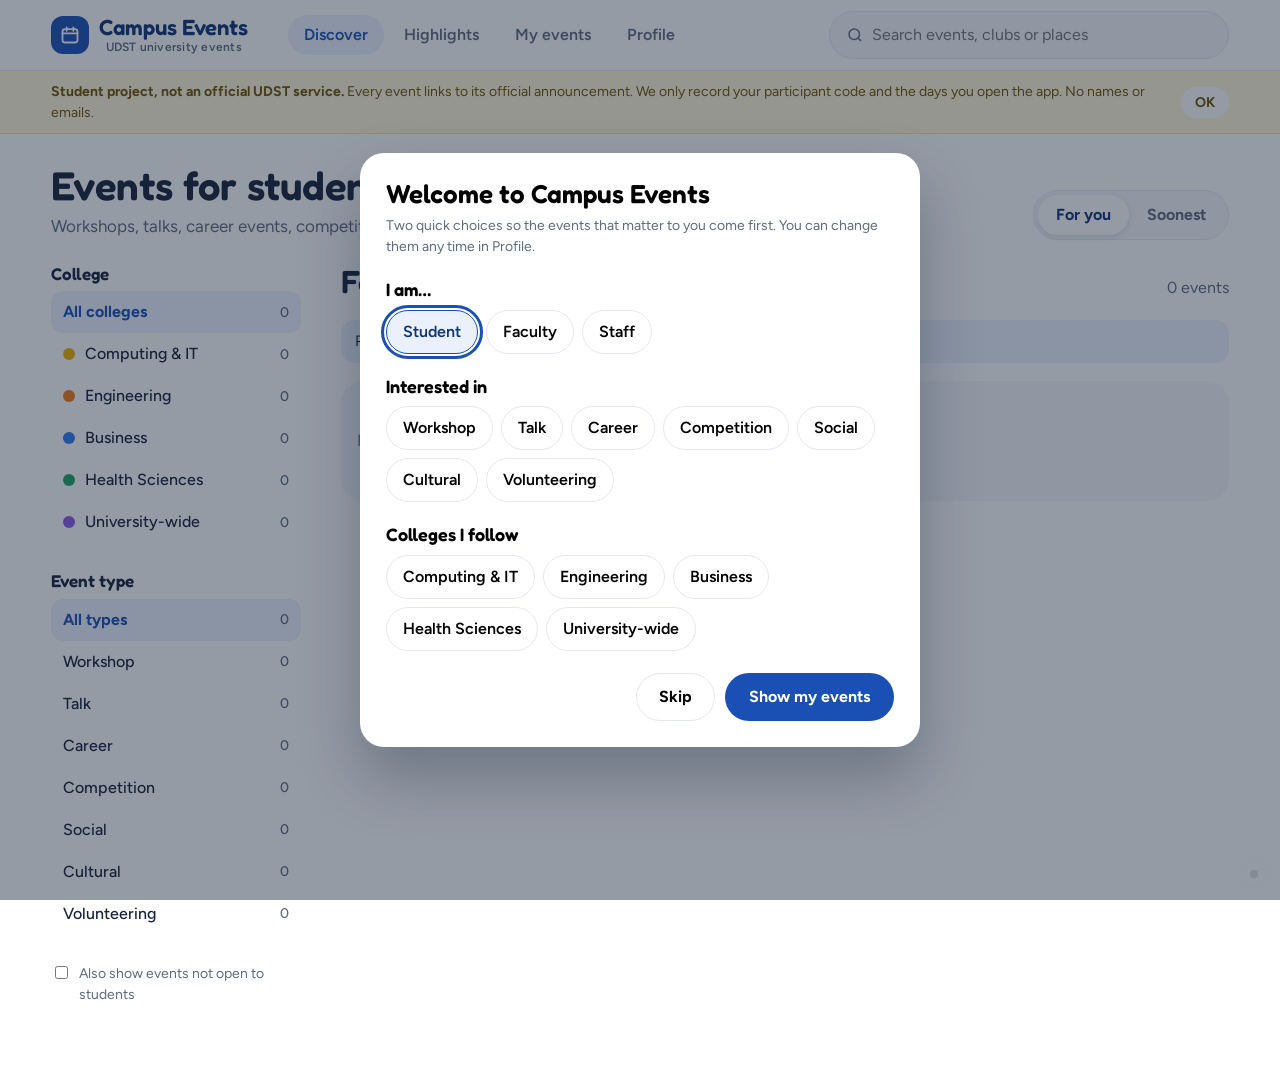
<file: index.html>
<!DOCTYPE html>
<html lang="en">
<head>
<meta charset="UTF-8">
<meta name="viewport" content="width=device-width, initial-scale=1, viewport-fit=cover">
<meta name="robots" content="noindex">
<meta name="theme-color" content="#1A4FB4">
<meta name="description" content="Upcoming UDST university events in one place: talks, workshops, career events and more.">
<title>Campus Events – UDST university events</title>
<link rel="manifest" href="manifest.webmanifest">
<link rel="icon" href="icon.svg" type="image/svg+xml">
<link rel="apple-touch-icon" href="icon-192.png">
<meta name="apple-mobile-web-app-capable" content="yes">
<meta name="apple-mobile-web-app-title" content="Campus Events">
<link rel="preconnect" href="https://fonts.googleapis.com">
<link rel="preconnect" href="https://fonts.gstatic.com" crossorigin>
<link href="https://fonts.googleapis.com/css2?family=Figtree:wght@400;500;600;700;800&family=Fredoka:wght@500;600;700&display=swap" rel="stylesheet">
<link rel="stylesheet" href="style.css">
</head>
<body>

<nav class="nav">
  <div class="in pad">
    <button class="brand" id="home" aria-label="Campus Events: Discover">
      <span class="logo" aria-hidden="true"><svg width="20" height="20" viewBox="0 0 24 24" fill="none" stroke="currentColor" stroke-width="2.2" stroke-linecap="round"><rect x="3" y="5" width="18" height="16" rx="3"/><path d="M3 10h18M8 3v4M16 3v4"/></svg></span>
      <span class="txt">Campus Events<small>UDST university events</small></span>
    </button>
    <div class="links" id="topTabs" role="tablist" aria-label="Sections"></div>
    <label class="navsearch">
      <svg width="18" height="18" viewBox="0 0 24 24" fill="none" stroke="currentColor" stroke-width="2" aria-hidden="true"><circle cx="11" cy="11" r="7"/><path d="m20 20-3.5-3.5"/></svg>
      <input id="q" type="search" placeholder="Search events, clubs or places" aria-label="Search events">
    </label>
  </div>
</nav>

<div class="notice hide" id="notice" role="note">
  <div class="in pad">
    <p><b>Student project, not an official UDST service.</b> Every event links to its official announcement. We only record your participant code and the days you open the app. No names or emails.</p>
    <button id="noticeOk">OK</button>
  </div>
</div>

<main>
  <!-- DISCOVER -->
  <section id="view-discover" class="view">
    <header class="welcome pad">
      <div>
        <h1 id="welcomeTitle">Upcoming university events</h1>
        <p id="welcomeSub">Talks, workshops, career events and more from every UDST college.</p>
      </div>
      <div class="sortbar" role="group" aria-label="Order events">
        <button class="seg" data-sort="foryou" aria-pressed="true">For you</button>
        <button class="seg" data-sort="soonest" aria-pressed="false">Soonest</button>
      </div>
    </header>
    <div class="layout pad">
      <aside class="side" aria-label="Filters">
        <h3>College</h3><ul class="fl" id="colList"></ul>
        <h3>Event type</h3><ul class="fl" id="catList"></ul>
        <label class="allaud"><input type="checkbox" id="allAud"> <span id="allAudTxt">Show events for all audiences</span></label>
      </aside>
      <section>
        <div class="reshead"><h2 id="resTitle">For you</h2><span><span id="count"></span> <button class="clear hide" id="clear">Clear filters</button></span></div>
        <p class="hint hide" id="interestHint">Pick your interests in <button class="linkbtn" data-go="profile">Profile</button> to put the events you care about first.</p>
        <ul class="grid" id="grid"></ul>
      </section>
    </div>
  </section>

  <!-- HIGHLIGHTS (collages live here, away from the main list) -->
  <section id="view-highlights" class="view hide">
    <div class="hero">
      <div class="in pad">
        <div>
          <h1>This week on campus</h1>
          <p>A quick look at what's coming up across UDST this week.</p>
          <div class="legend" id="legend"></div>
        </div>
        <div class="collage" id="collage" aria-hidden="true"></div>
      </div>
    </div>
    <div class="pad section">
      <h2 class="h2">Happening in the next 7 days</h2>
      <ul class="grid" id="weekGrid"></ul>
    </div>
  </section>

  <!-- MY EVENTS -->
  <section id="view-mine" class="view hide">
    <div class="pad section">
      <h1 class="h1">My events</h1>
      <p class="subtle">Events you registered for on Campus Events, soonest first.</p>
      <ul class="grid" id="mineGrid"></ul>
    </div>
  </section>

  <!-- PROFILE -->
  <section id="view-profile" class="view hide">
    <div class="pad section narrow">
      <h1 class="h1">Profile</h1>
      <p class="subtle">Saved only on this device. It sets which events you see first.</p>
      <div id="profileForm"></div>
      <div class="about">
        <h2 class="h2">About Campus Events</h2>
        <p>Campus Events is a student project by SOFT4102 Team 03. It is <b>not an official UDST service</b>. Every event is copied from, and links to, its official announcement, so always check there for changes.</p>
        <p>Registering here counts you on Campus Events. If an organiser also asks you to register with them, the event page tells you.</p>
        <p>For the study we record only your participant code (like S07), the days you open the app and what you tap. We don't record names, emails or location. <span id="contactNote"></span></p>
      </div>
    </div>
  </section>

  <div id="detailView" class="view hide"></div>
</main>

<nav class="tabbar" id="tabbar" aria-label="Sections"></nav>

<!-- First-run setup -->
<dialog id="onboard" aria-labelledby="obTitle">
  <form method="dialog" id="obForm">
    <h2 id="obTitle">Welcome to Campus Events</h2>
    <p class="subtle">Two quick choices so the events that matter to you come first. You can change them any time in Profile.</p>
    <div id="obBody"></div>
    <div class="dlgbar"><button value="skip" class="ghost">Skip</button><button value="save" class="primary" id="obSave">Show my events</button></div>
  </form>
</dialog>

<!-- Code entry: only when launched from the home screen without a code -->
<dialog id="codeDlg" aria-labelledby="codeTitle">
  <form method="dialog" id="codeForm">
    <h2 id="codeTitle">Participant code</h2>
    <p class="subtle">Got a code from the team (like S07)? Enter it once on this device. If you don't have one, just skip.</p>
    <input id="codeIn" maxlength="3" autocomplete="off" placeholder="S07" aria-label="Participant code">
    <p class="warn hide" id="codeErr">Codes look like S07 or F02.</p>
    <div class="dlgbar"><button value="skip" class="ghost">Skip</button><button value="save" class="primary" id="codeSave">Save</button></div>
  </form>
</dialog>

<button class="obs-btn" id="obsBtn" aria-label="Open team panel" title="Team panel (or press L)">●</button>
<aside class="obs" id="obs" aria-label="Team panel">
  <div class="bar"><h3>Team panel: tracking check</h3><button id="sendNow">Send now</button><button id="forget">Forget code on this device</button><button id="closeObs">Close</button></div>
  <div id="panelBody"></div>
  <p class="subtle">To check tracking: open the app with <code>?p=T01</code>, then confirm the row appears in the Google Sheet "Log" tab with today's Qatar date.</p>
</aside>

<div class="toast" id="toast" role="status" aria-live="polite"></div>

<script src="app.js"></script>
</body>
</html>
</file>
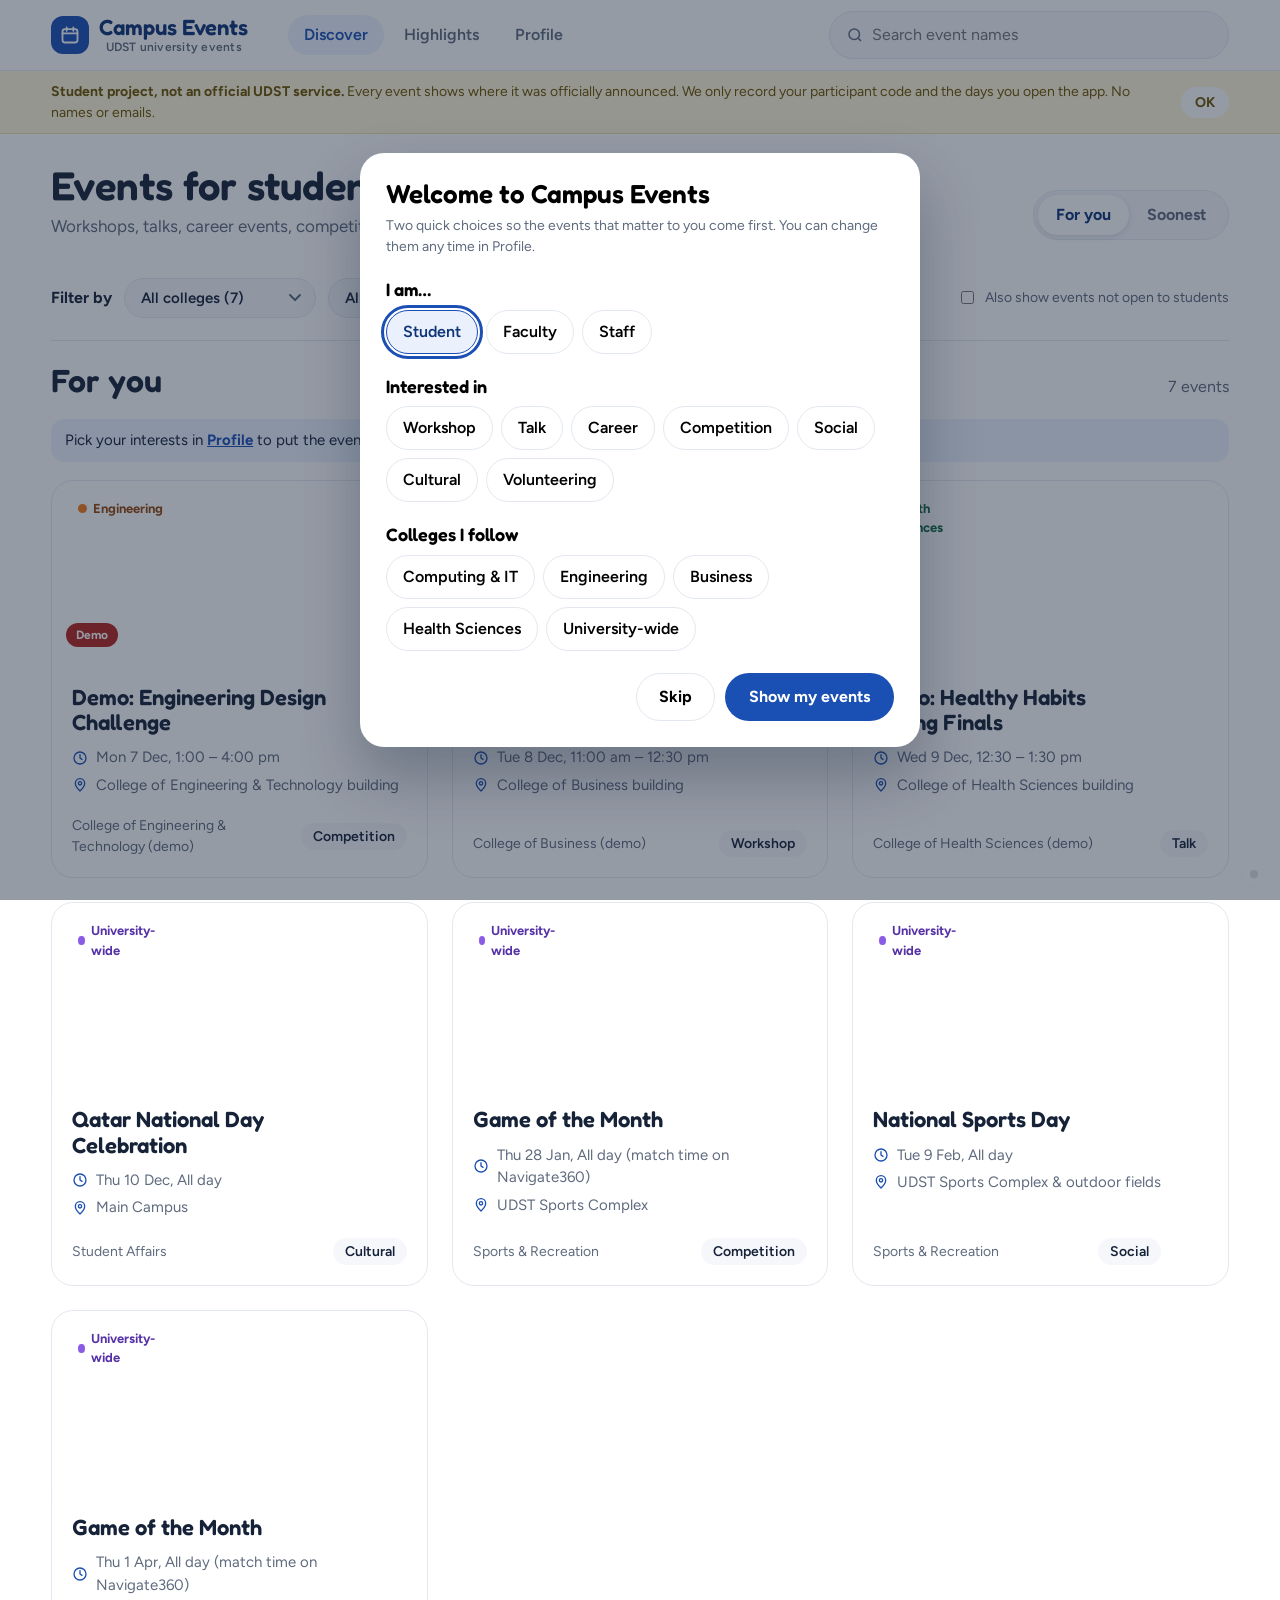
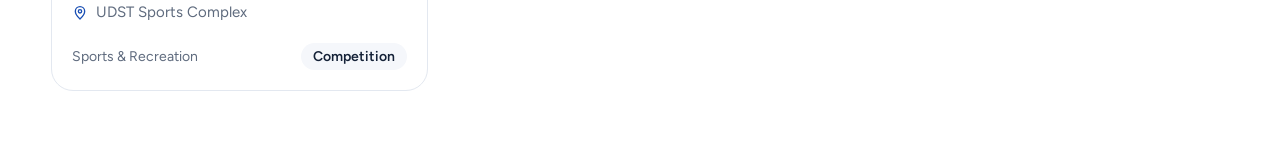
<file: prototypes/index.html>
<!DOCTYPE html>
<html lang="en">
<head>
<meta charset="UTF-8">
<meta name="viewport" content="width=device-width, initial-scale=1, viewport-fit=cover">
<meta name="robots" content="noindex">
<meta name="theme-color" content="#1A4FB4">
<meta name="description" content="Upcoming UDST university events in one place: talks, workshops, career events and more.">
<title>Campus Events – UDST university events</title>
<link rel="manifest" href="manifest.webmanifest">
<link rel="icon" href="icon.svg" type="image/svg+xml">
<link rel="apple-touch-icon" href="icon-192.png">
<meta name="apple-mobile-web-app-capable" content="yes">
<meta name="apple-mobile-web-app-title" content="Campus Events">
<link rel="preconnect" href="https://fonts.googleapis.com">
<link rel="preconnect" href="https://fonts.gstatic.com" crossorigin>
<link href="https://fonts.googleapis.com/css2?family=Figtree:wght@400;500;600;700;800&family=Fredoka:wght@500;600;700&display=swap" rel="stylesheet">
<link rel="stylesheet" href="style.css">
</head>
<body>

<nav class="nav">
  <div class="in pad">
    <button class="brand" id="home" aria-label="Campus Events: Discover">
      <span class="logo" aria-hidden="true"><svg width="20" height="20" viewBox="0 0 24 24" fill="none" stroke="currentColor" stroke-width="2.2" stroke-linecap="round"><rect x="3" y="5" width="18" height="16" rx="3"/><path d="M3 10h18M8 3v4M16 3v4"/></svg></span>
      <span class="txt">Campus Events<small>UDST university events</small></span>
    </button>
    <div class="links" id="topTabs" role="tablist" aria-label="Sections"></div>
    <label class="navsearch">
      <svg width="18" height="18" viewBox="0 0 24 24" fill="none" stroke="currentColor" stroke-width="2" aria-hidden="true"><circle cx="11" cy="11" r="7"/><path d="m20 20-3.5-3.5"/></svg>
      <input id="q" type="search" placeholder="Search event names" aria-label="Search events">
    </label>
  </div>
</nav>

<div class="notice hide" id="notice" role="note">
  <div class="in pad">
    <p><b>Student project, not an official UDST service.</b> Every event shows where it was officially announced. We only record your participant code and the days you open the app. No names or emails.</p>
    <button id="noticeOk">OK</button>
  </div>
</div>

<main>
  <!-- DISCOVER -->
  <section id="view-discover" class="view">
    <header class="welcome pad">
      <div>
        <h1 id="welcomeTitle">Upcoming university events</h1>
        <p id="welcomeSub">Talks, workshops, career events and more from every UDST college.</p>
      </div>
      <div class="sortbar" role="group" aria-label="Order events">
        <button class="seg" data-sort="foryou" aria-pressed="true">For you</button>
        <button class="seg" data-sort="soonest" aria-pressed="false">Soonest</button>
      </div>
    </header>
    <div class="layout pad">
      <div class="filterbar" role="group" aria-label="Filters">
        <span class="fb-label">Filter by</span>
        <label class="fsel"><span class="sr">College</span><select id="colSel" aria-label="Filter by college"></select></label>
        <label class="fsel"><span class="sr">Event type</span><select id="catSel" aria-label="Filter by event type"></select></label>
        <label class="allaud"><input type="checkbox" id="allAud"> <span id="allAudTxt">Show events for all audiences</span></label>
      </div>
      <section>
        <div class="reshead"><h2 id="resTitle">For you</h2><span><span id="count"></span> <button class="clear hide" id="clear">Clear filters</button></span></div>
        <p class="hint hide" id="interestHint">Pick your interests in <button class="linkbtn" data-go="profile">Profile</button> to put the events you care about first.</p>
        <ul class="grid" id="grid"></ul>
      </section>
    </div>
  </section>

  <!-- HIGHLIGHTS (collages live here, away from the main list) -->
  <section id="view-highlights" class="view hide">
    <div class="hero">
      <div class="in pad">
        <div>
          <h1>This week on campus</h1>
          <p>A quick look at what's coming up across UDST this week.</p>
          <div class="legend" id="legend"></div>
        </div>
        <div class="collage" id="collage" aria-hidden="true"></div>
      </div>
    </div>
    <div class="pad section">
      <h2 class="h2">Happening in the next 7 days</h2>
      <ul class="grid" id="weekGrid"></ul>
    </div>
  </section>

  <!-- MY EVENTS -->
  <section id="view-mine" class="view hide">
    <div class="pad section">
      <h1 class="h1">My events</h1>
      <p class="subtle">Events you registered for on Campus Events, soonest first.</p>
      <ul class="grid" id="mineGrid"></ul>
    </div>
  </section>

  <!-- PROFILE -->
  <section id="view-profile" class="view hide">
    <div class="pad section narrow">
      <h1 class="h1">Profile</h1>
      <p class="subtle">Saved only on this device. It sets which events you see first.</p>
      <div id="profileForm"></div>
      <div class="about">
        <h2 class="h2">About Campus Events</h2>
        <p>Campus Events is a student project by SOFT4102 Team 03. It is <b>not an official UDST service</b>. Every event is copied from its official announcement (Navigate360 or a UDST email), so always check there for changes.</p>
        <p class="reg-only">Registering here counts you on Campus Events. If an organiser also asks you to register with them, the event page tells you.</p>
        <p>For the study we record only your participant code (like S07), the days you open the app and what you tap. We don't record names, emails or location. <span id="contactNote"></span></p>
      </div>
    </div>
  </section>

  <div id="detailView" class="view hide"></div>
</main>

<nav class="tabbar" id="tabbar" aria-label="Sections"></nav>

<!-- First-run setup -->
<dialog id="onboard" aria-labelledby="obTitle">
  <form method="dialog" id="obForm">
    <h2 id="obTitle">Welcome to Campus Events</h2>
    <p class="subtle">Two quick choices so the events that matter to you come first. You can change them any time in Profile.</p>
    <div id="obBody"></div>
    <div class="dlgbar"><button value="skip" class="ghost">Skip</button><button value="save" class="primary" id="obSave">Show my events</button></div>
  </form>
</dialog>

<!-- Code entry: only when launched from the home screen without a code -->
<dialog id="codeDlg" aria-labelledby="codeTitle">
  <form method="dialog" id="codeForm">
    <h2 id="codeTitle">Participant code</h2>
    <p class="subtle">Got a code from the team (like S07)? Enter it once on this device. If you don't have one, just skip.</p>
    <input id="codeIn" maxlength="3" autocomplete="off" placeholder="S07" aria-label="Participant code">
    <p class="warn hide" id="codeErr">Codes look like S07 or F02.</p>
    <div class="dlgbar"><button value="skip" class="ghost">Skip</button><button value="save" class="primary" id="codeSave">Save</button></div>
  </form>
</dialog>

<button class="obs-btn" id="obsBtn" aria-label="Open team panel" title="Team panel (or press L)">●</button>
<aside class="obs" id="obs" aria-label="Team panel">
  <div class="bar"><h3>Team panel: tracking check</h3><button id="sendNow">Send now</button><button id="forget">Forget code on this device</button><button id="closeObs">Close</button></div>
  <div id="panelBody"></div>
  <p class="subtle">To check tracking: open the app with <code>?p=T01</code>, then confirm the row appears in the Google Sheet "Log" tab with today's Qatar date.</p>
</aside>

<div class="toast" id="toast" role="status" aria-live="polite"></div>

<script src="app.js"></script>
</body>
</html>
</file>
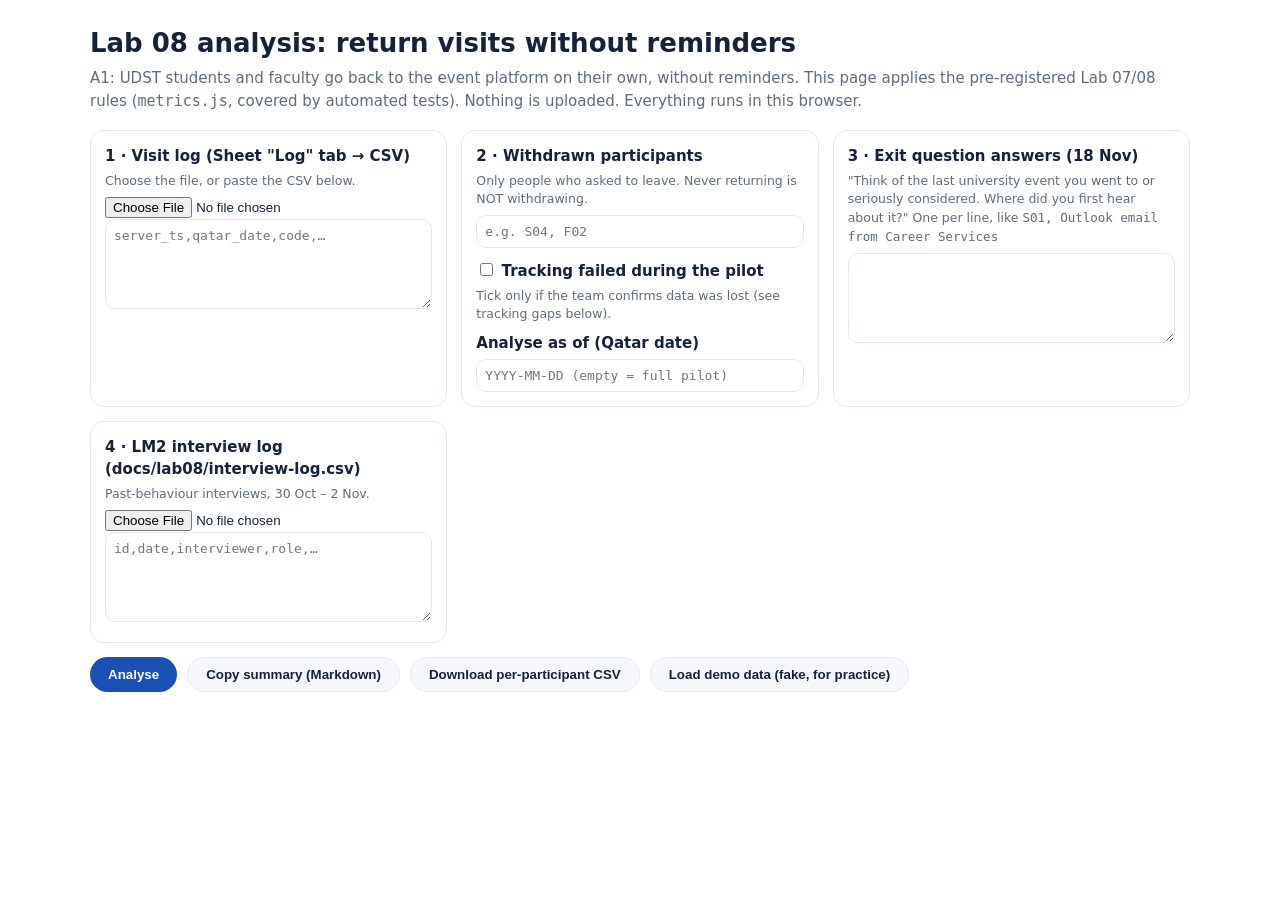
<file: analysis.html>
<!DOCTYPE html>
<html lang="en">
<head>
<meta charset="UTF-8">
<meta name="viewport" content="width=device-width, initial-scale=1">
<meta name="robots" content="noindex">
<title>Analysis – Campus Events</title>
<style>
:root{--ink:#152238;--muted:#5F6B7E;--line:#E3E8F0;--soft:#F5F7FB;--blue:#1A4FB4;--ok:#11683E;--okb:#E2F6EC;--bad:#B3261E;--badb:#FDE7E5;--mid:#6E5300;--midb:#FFF6D6}
body{font:15px/1.5 system-ui,-apple-system,"Segoe UI",Roboto,sans-serif;color:var(--ink);max-width:1100px;margin:0 auto;padding:24px}
h1{font-size:26px;margin:0} h2{font-size:20px;margin:30px 0 10px} h3{font-size:16px;margin:16px 0 6px}
.lead{color:var(--muted);margin:4px 0 18px}
.inputs{display:grid;grid-template-columns:repeat(auto-fit,minmax(300px,1fr));gap:14px}
.box{border:1px solid var(--line);border-radius:14px;padding:14px}
.box label{display:block;font-weight:700;margin-bottom:4px}
.box small{color:var(--muted);display:block;margin-bottom:6px}
textarea,input[type=text]{width:100%;box-sizing:border-box;border:1px solid var(--line);border-radius:10px;padding:8px;font:13px ui-monospace,Menlo,monospace}
textarea{min-height:90px}
button{border:0;background:var(--blue);color:#fff;border-radius:999px;padding:9px 18px;font-weight:700;cursor:pointer}
button.ghost{background:var(--soft);color:var(--ink);border:1px solid var(--line)}
.actions{display:flex;gap:10px;flex-wrap:wrap;margin:14px 0}
.verdict{border-radius:16px;padding:16px 20px;font-size:18px;font-weight:800}
.verdict small{display:block;font-size:14px;font-weight:600;margin-top:4px}
.SUCCESS{background:var(--okb);color:var(--ok)}.FAILURE{background:var(--badb);color:var(--bad)}.INCONCLUSIVE{background:var(--midb);color:var(--mid)}
.demo{background:#FDE7E5;color:#B3261E;font-weight:800;padding:10px 14px;border-radius:12px;margin-bottom:12px}
table{border-collapse:collapse;width:100%;font-size:14px}
th,td{border-bottom:1px solid var(--line);padding:6px 8px;text-align:left}
th{background:var(--soft)}
td.d{text-align:center;width:34px}
td.d.v{background:#DCE7FB;font-weight:700}
td.d.r{background:#1A4FB4;color:#fff;font-weight:700}
th.cur{border-left:2px solid var(--blue)}
.kv{display:grid;grid-template-columns:repeat(auto-fit,minmax(200px,1fr));gap:10px}
.kv div{background:var(--soft);border-radius:12px;padding:10px 12px}
.kv b{display:block;font-size:22px}
.warn{color:var(--bad);font-weight:600}
pre{background:var(--soft);border-radius:12px;padding:12px;white-space:pre-wrap;font-size:13px}
.legend span{display:inline-block;margin-right:14px;font-size:13px}
.legend i{display:inline-block;width:12px;height:12px;border-radius:3px;vertical-align:-1px;margin-right:4px}
</style>
</head>
<body>
<h1>Lab 08 analysis: return visits without reminders</h1>
<p class="lead">A1: UDST students and faculty go back to the event platform on their own, without reminders. This page applies the pre-registered Lab 07/08 rules (<code>metrics.js</code>, covered by automated tests). Nothing is uploaded. Everything runs in this browser.</p>

<div class="inputs">
  <div class="box">
    <label for="logFile">1 · Visit log (Sheet "Log" tab → CSV)</label>
    <small>Choose the file, or paste the CSV below.</small>
    <input type="file" id="logFile" accept=".csv,text/csv">
    <textarea id="logTxt" placeholder="server_ts,qatar_date,code,…"></textarea>
  </div>
  <div class="box">
    <label for="withdrawn">2 · Withdrawn participants</label>
    <small>Only people who asked to leave. Never returning is NOT withdrawing.</small>
    <input type="text" id="withdrawn" placeholder="e.g. S04, F02">
    <label style="margin-top:12px"><input type="checkbox" id="trackFail"> Tracking failed during the pilot</label>
    <small>Tick only if the team confirms data was lost (see tracking gaps below).</small>
    <label for="today" style="margin-top:8px">Analyse as of (Qatar date)</label>
    <input type="text" id="today" placeholder="YYYY-MM-DD (empty = full pilot)">
  </div>
  <div class="box">
    <label for="exitTxt">3 · Exit question answers (18 Nov)</label>
    <small>"Think of the last university event you went to or seriously considered. Where did you first hear about it?" One per line, like <code>S01, Outlook email from Career Services</code></small>
    <textarea id="exitTxt"></textarea>
  </div>
  <div class="box">
    <label for="intFile">4 · LM2 interview log (docs/lab08/interview-log.csv)</label>
    <small>Past-behaviour interviews, 30 Oct – 2 Nov.</small>
    <input type="file" id="intFile" accept=".csv,text/csv">
    <textarea id="intTxt" placeholder="id,date,interviewer,role,…"></textarea>
  </div>
</div>
<div class="actions">
  <button id="run">Analyse</button>
  <button class="ghost" id="copy">Copy summary (Markdown)</button>
  <button class="ghost" id="dl">Download per-participant CSV</button>
  <button class="ghost" id="demo">Load demo data (fake, for practice)</button>
</div>

<div id="out"></div>

<script src="app.js"></script>
<script>
(function(){
const cfg=window.CE_CONFIG, M=window.CEMetrics, $=id=>document.getElementById(id);
let isDemo=false, last=null;
const esc=s=>String(s==null?"":s).replace(/[&<>"']/g,c=>({"&":"&amp;","<":"&lt;",">":"&gt;",'"':"&quot;","'":"&#39;"}[c]));
const readFile=(inp,ta)=>inp.addEventListener("change",async()=>{const f=inp.files[0];if(f){ta.value=await f.text();isDemo=false;}});
readFile($("logFile"),$("logTxt")); readFile($("intFile"),$("intTxt"));
["logTxt","exitTxt","intTxt"].forEach(id=>$(id).addEventListener("input",()=>isDemo=false));

function parseExit(text){
  return text.split(/\n/).map(l=>l.trim()).filter(Boolean).map(l=>{
    const m=l.match(/^"?([A-Za-z]\d{2})"?\s*[,;:\t-]\s*(.*)$/);
    const code=m?M.normalizeCode(m[1]):"", ans=(m?m[2]:l).replace(/^"|"$/g,"");
    return {code,answer:ans,category:M.classifySource(ans)};
  });
}
const pct=x=>Math.round(x*100)+"%";

function run(){
  const rows=M.parseCSV($("logTxt").value);
  const withdrawn=$("withdrawn").value.split(/[\s,;]+/).filter(Boolean);
  const today=/^\d{4}-\d{2}-\d{2}$/.test($("today").value.trim())?$("today").value.trim():null;
  const a=M.analyzeVisits(rows,cfg,{withdrawn,trackingFailed:$("trackFail").checked,today});
  const exit=parseExit($("exitTxt").value);
  const ints=M.parseCSV($("intTxt").value);
  const iv=ints.length?M.analyzeInterviews(ints):null;

  // secondary usage per participant (not part of the decision)
  const use={}; rows.forEach(r=>{const c=M.normalizeCode(r.code);if(!c||M.isTestCode(c,cfg))return;const d=M.dayNumber(M.rowDate(r),cfg.PILOT_START);if(d<1||d>cfg.PILOT_DAYS)return;
    use[c]=use[c]||{event_open:0,search:0,filter:0,rsvp:0,source_click:0,stored:0};const t=r.type;if(use[c][t]!=null)use[c][t]++;if(t==="visit"&&r.code_source==="stored")use[c].stored++;});
  const rsvps=M.rsvpCounts(rows,cfg);

  // contradiction check from Lab 08 Phase 1
  const ext=exit.filter(x=>/Outlook|Instagram|Friends|Faculty/.test(x.category)).length;
  const ours=exit.filter(x=>x.category==="Campus Events (our site)").length;

  last={a,exit,iv,use,rsvps,ext,ours,today};
  const D=cfg.PILOT_DAYS, curDay=today?M.dayNumber(today,cfg.PILOT_START):null;
  const head=Array.from({length:D},(_,i)=>`<th class="${i+1===cfg.RETURN_FROM_DAY?"cur":""}">D${i+1}</th>`).join("");
  const body=a.participants.map(p=>`<tr><td><b>${p.code}</b></td><td>${p.role}</td>${Array.from({length:D},(_,i)=>{const d=i+1,v=p.days.includes(d),r=p.returnDays.includes(d);return `<td class="d ${r?"r":v?"v":""}">${v?"●":""}</td>`}).join("")}<td>${p.returnDays.length}</td><td><b>${p.status}</b></td></tr>`).join("");

  $("out").innerHTML=`
    ${isDemo?`<div class="demo">DEMO DATA: made up for practice. Not evidence. Don't report these numbers.</div>`:""}
    <h2>Decision (pre-registered criteria)</h2>
    <div class="verdict ${a.decision.verdict}">${a.decision.verdict}<small>${esc(a.decision.reason)} ${today&&curDay<=D?`Pilot not finished (as of day ${curDay}), so this is provisional.`:""}</small></div>
    <div class="kv" style="margin-top:12px">
      <div><b>${a.returners} / ${a.finishers}</b>returned on 2+ days (days ${cfg.RETURN_FROM_DAY}–${D})</div>
      <div><b>${a.finishers?pct(a.pct):"–"}</b>of finishers</div>
      <div><b>${a.participants.filter(p=>p.status==="withdrew").length}</b>withdrew</div>
      <div><b>${a.participants.filter(p=>p.days.length===1&&p.days[0]<=2).length}</b>opened on day 1–2 only (the Navigate360 pattern)</div>
    </div>
    <h2>Return days per participant</h2>
    <p class="legend"><span><i style="background:#DCE7FB"></i>visit on day 1–2 (not counted)</span><span><i style="background:#1A4FB4"></i>return day (counted)</span></p>
    <table><tr><th>Code</th><th>Role</th>${head}<th>Return days</th><th>Status</th></tr>${body}</table>

    <h2>Data quality (Lab 08 counting rule)</h2>
    <table>
      <tr><td>Log rows read</td><td>${rows.length} (${a.visitRows} visit rows, ${a.ignoredTypes} other actions)</td></tr>
      <tr><td>Same-day repeats removed (reloads, 2nd device)</td><td>${a.duplicatesRemoved}</td></tr>
      <tr><td>Test-code rows removed (T01–T04)</td><td>${a.testRows}</td></tr>
      <tr><td>No-code visits, counted separately (device-days)</td><td>${a.noCodeVisits}</td></tr>
      <tr><td>Participant visits outside days 1–${D}</td><td>${a.outsideWindow}</td></tr>
      <tr><td>Codes not on the participant list</td><td class="${Object.keys(a.unknownCodes).length?"warn":""}">${Object.entries(a.unknownCodes).map(([k,v])=>`${k} (${v})`).join(", ")||"none"}</td></tr>
      <tr><td>Tracking gaps: pilot days without the daily test-code check</td><td class="${a.trackingGaps.length?"warn":""}">${a.trackingGaps.length?"Day "+a.trackingGaps.join(", "):"none"}</td></tr>
    </table>

    <h2>Exit question: where did they first hear about their last event?</h2>
    ${exit.length?`<table><tr><th>Source</th><th>People</th></tr>${M.tally(exit.map(x=>x.category)).map(([k,v])=>`<tr><td>${esc(k)}</td><td>${v}</td></tr>`).join("")}</table>
    <p>${ext} of ${exit.length} named Outlook, social media, friends or faculty. ${ours} named Campus Events. ${ext>exit.length/2?`<b class="warn">Most still heard elsewhere. That's the contradiction signal from Lab 08 Phase 1.</b>`:""}</p>
    <details><summary>Answers and how each was categorised (check by hand)</summary><table>${exit.map(x=>`<tr><td>${x.code||"?"}</td><td>${esc(x.answer)}</td><td>${esc(x.category)}</td></tr>`).join("")}</table></details>`
    :`<p class="lead">No exit answers yet (due 18 Nov).</p>`}

    <h2>Secondary: what participants did (context only, not part of the decision)</h2>
    <table><tr><th>Code</th><th>Event pages opened</th><th>Searches</th><th>Filter/sort taps</th><th>Registrations</th><th>Official-link clicks</th><th>Visits via bookmark/home screen</th></tr>
    ${a.participants.map(p=>{const u=use[p.code]||{};return `<tr><td>${p.code}</td><td>${u.event_open||0}</td><td>${u.search||0}</td><td>${u.filter||0}</td><td>${u.rsvp||0}</td><td>${u.source_click||0}</td><td>${u.stored||0}</td></tr>`}).join("")}</table>
    <p class="lead">Registrations per event (Campus Events only): ${Object.entries(rsvps).map(([k,v])=>`${esc(k)}: ${v}`).join(" · ")||"none"}</p>

    <h2>LM2: past-behaviour interviews</h2>
    ${iv?`<div class="kv">
      <div><b>${iv.n}</b>interviews</div>
      <div><b>${iv.outsideCircle} / ${iv.n}</b>outside our classes and friends</div>
      <div><b>${iv.missedLate} / ${iv.n}</b>missed an event because they found out too late</div>
      <div><b>${iv.usedNavigate} / ${iv.n}</b>ever used the Navigate360 events section</div></div>
      <div class="inputs" style="margin-top:12px">
      <div><h3>Roles</h3><table>${iv.roles.map(([k,v])=>`<tr><td>${esc(k)}</td><td>${v}</td></tr>`).join("")}</table></div>
      <div><h3>Last time they checked an events list ON THEIR OWN</h3><table>${iv.lastChecked.map(([k,v])=>`<tr><td>${esc(k)}</td><td>${v}</td></tr>`).join("")}</table></div>
      <div><h3>Where they first heard about their last event</h3><table>${iv.firstHeard.map(([k,v])=>`<tr><td>${esc(k)}</td><td>${v}</td></tr>`).join("")}</table></div></div>`
    :`<p class="lead">No interview log loaded.</p>`}
    <h2>Summary for docs/lab08 (Markdown)</h2>
    <pre id="md">${esc(markdown())}</pre>`;
}

function markdown(){
  if(!last) return "";
  const {a,exit,iv,ext,ours,today}=last;
  const L=[];
  if(isDemo) L.push("> ⚠ DEMO DATA, not evidence.\n");
  L.push(`## Lab 08 pilot result${today?` (as of ${today}, provisional)`:""}`);
  L.push(`**${a.decision.verdict}**: ${a.decision.reason}`);
  L.push(`- Window: Day 1 = ${cfg.PILOT_START}, returns counted on days ${cfg.RETURN_FROM_DAY}–${cfg.PILOT_DAYS} (Qatar time)`);
  L.push(`- Finishers: ${a.finishers} · returned on 2+ days: ${a.returners} · withdrew: ${a.participants.filter(p=>p.status==="withdrew").length}`);
  L.push(`- Removed: ${a.duplicatesRemoved} same-day repeats, ${a.testRows} test-code rows · no-code visits (separate): ${a.noCodeVisits}`);
  L.push(`- Tracking gaps: ${a.trackingGaps.length?"days "+a.trackingGaps.join(", "):"none"}`);
  L.push("\n| Code | Role | Visit days | Return days (3–10) | Status |\n|---|---|---|---|---|");
  a.participants.forEach(p=>L.push(`| ${p.code} | ${p.role} | ${p.days.join(", ")||"–"} | ${p.returnDays.length} | ${p.status} |`));
  if(exit.length){L.push(`\n### Exit question (n=${exit.length})`);M.tally(exit.map(x=>x.category)).forEach(([k,v])=>L.push(`- ${k}: ${v}`));L.push(`- Heard elsewhere (Outlook/social/friends/faculty): ${ext} of ${exit.length}; via Campus Events: ${ours}`);}
  if(iv){L.push(`\n### LM2 past-behaviour interviews (n=${iv.n})`);
    L.push(`- Outside our classes/friends: ${iv.outsideCircle}/${iv.n} · missed an event (found out too late): ${iv.missedLate}/${iv.n} · ever used Navigate360 events: ${iv.usedNavigate}/${iv.n}`);
    L.push(`- Last checked an events list on their own: `+iv.lastChecked.map(([k,v])=>`${k} (${v})`).join(", "));
    L.push(`- First heard about last event: `+iv.firstHeard.map(([k,v])=>`${k} (${v})`).join(", "));}
  return L.join("\n");
}

$("run").onclick=run;
$("copy").onclick=async()=>{if(!last)run();const t=markdown();try{await navigator.clipboard.writeText(t);$("copy").textContent="Copied";}catch(e){prompt("Copy:",t);}setTimeout(()=>$("copy").textContent="Copy summary (Markdown)",1500);};
$("dl").onclick=()=>{if(!last)run();const L=["code,role,visit_days,return_days,status"].concat(last.a.participants.map(p=>`${p.code},${p.role},"${p.days.join(" ")}",${p.returnDays.length},${p.status}`));
  const a=document.createElement("a");a.href=URL.createObjectURL(new Blob([L.join("\n")],{type:"text/csv"}));a.download=`lab08-participants${isDemo?"-DEMO":""}.csv`;a.click();};

/* Demo: synthetic rows only so the team can practise the workflow. */
$("demo").onclick=()=>{
  const day=n=>{const d=new Date(Date.UTC(2026,10,7+n));return d.toISOString().slice(0,10);};
  const plan={S01:[1,3,5,8],S02:[1],S03:[1,2,4,4,9],S04:[1,6],S05:[1,3,3,7],S06:[1,2],S07:[1,10,11],F01:[1,4,8],F02:[1],F03:[1,5,6]};
  const L=["server_ts,qatar_date,code,code_source,device,session,type,detail,page,client_ts,client_qatar_date"];
  Object.entries(plan).forEach(([c,ds])=>ds.forEach((n,i)=>{L.push(`${day(n)}T09:00:00Z,${day(n)},${c},${i?"stored":"url"},dev${c},s${i},visit,,index.html,,`);if(i%2)L.push(`${day(n)}T09:01:00Z,${day(n)},${c},stored,dev${c},s${i},event_open,s2,index.html,,`);}));
  for(let n=1;n<=10;n++) if(n!==6) L.push(`${day(n)}T05:00:00Z,${day(n)},T03,url,devT,t,visit,,index.html,,`);
  L.push(`${day(4)}T10:00:00Z,${day(4)},,none,devX,x,visit,,index.html,,`);
  L.push(`${day(5)}T10:00:00Z,${day(5)},S01,stored,devS01,s9,rsvp,s2,index.html,,`);
  $("logTxt").value=L.join("\n");
  $("exitTxt").value="S01, saw it on Campus Events\nS02, Outlook email from Career Services\nS03, my friend told me\nS04, club instagram\nS05, the site\nS06, Outlook\nS07, Outlook\nF01, department email\nF02, a colleague\nF03, Navigate360";
  $("intTxt").value="id,date,interviewer,role,major_or_department,outside_our_circle,last_checked_list_on_own,ever_used_navigate_events,last_event,first_heard_source,first_heard_category,missed_event_late,notes\nI01,2026-10-31,Aly,student,Business,yes,never,no,Career fair,Outlook,,yes,\nI02,2026-10-31,Salma,student,Engineering,yes,more than a month ago,yes,Hackathon,friend,,yes,\nI03,2026-11-01,Dania,faculty,IT,yes,within the last month,yes,Guest lecture,department email,,no,";
  isDemo=true; run();
};
})();
</script>
</body>
</html>
</file>
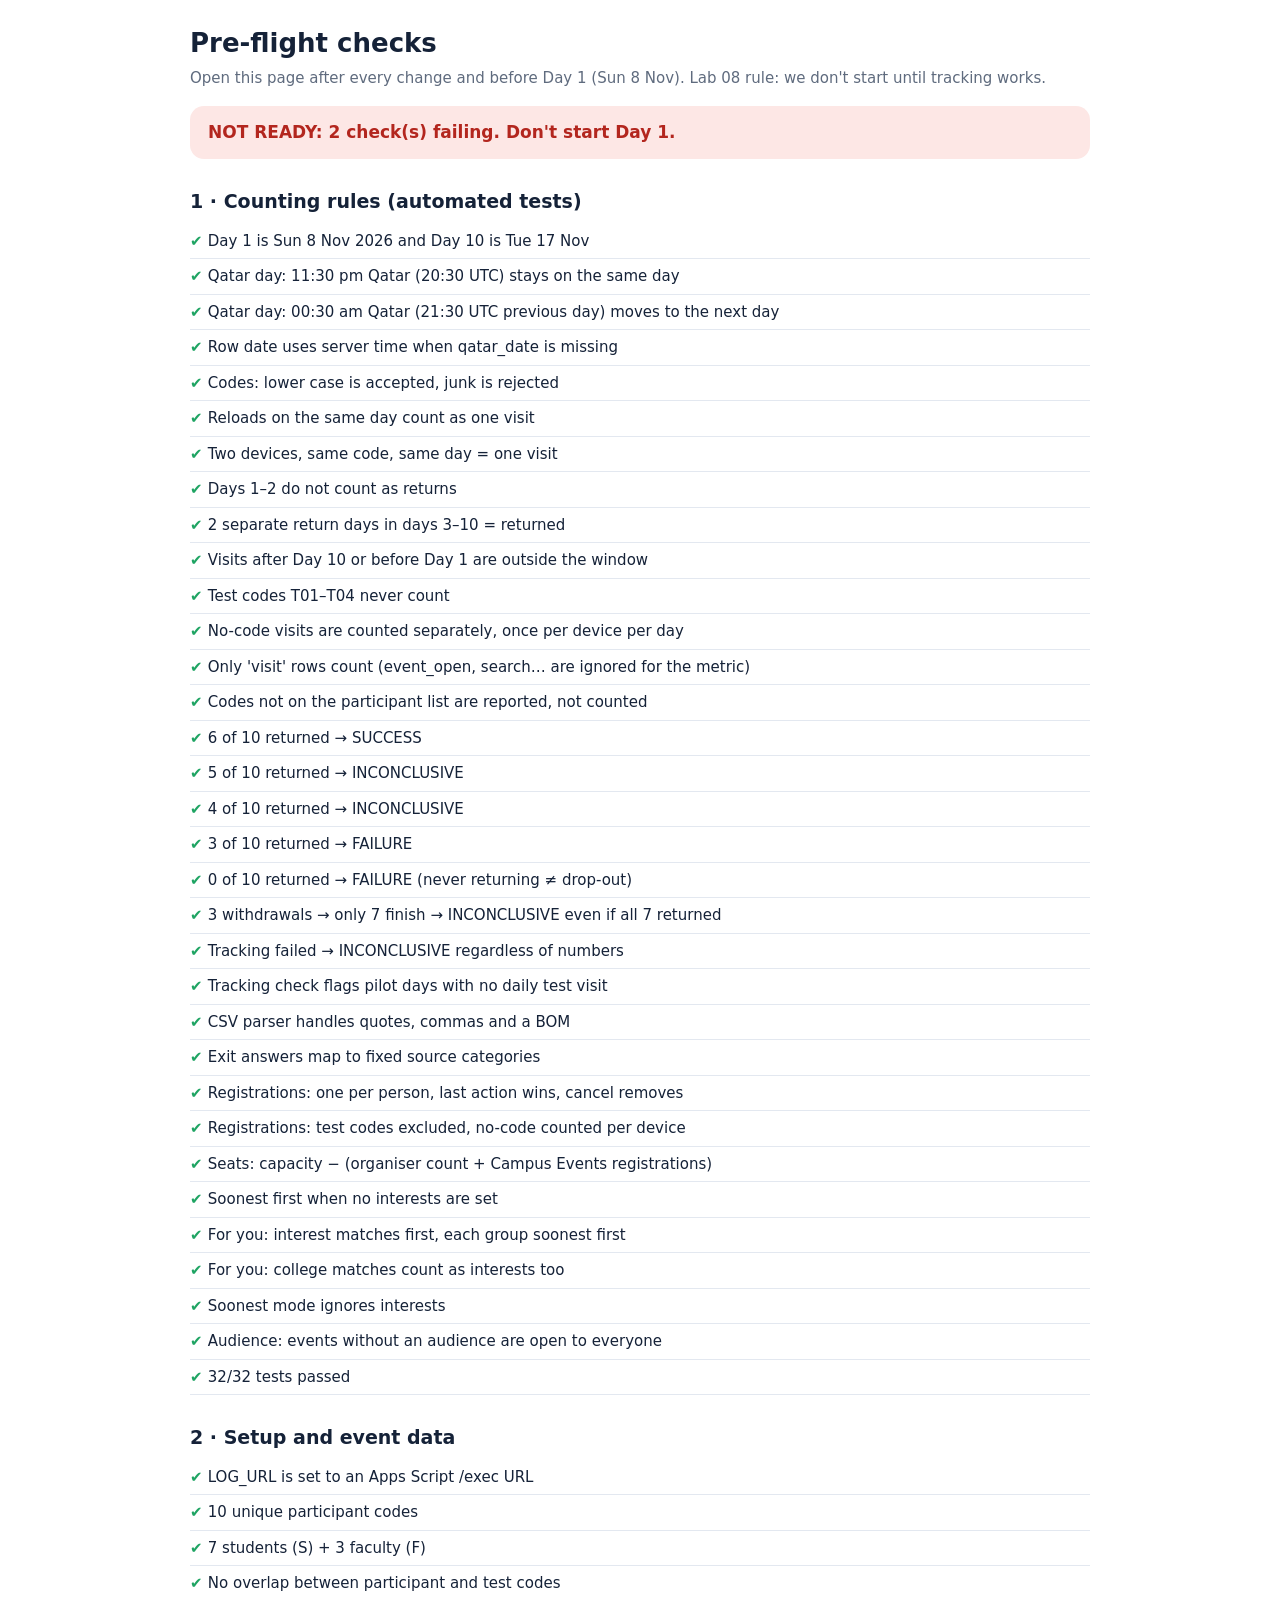
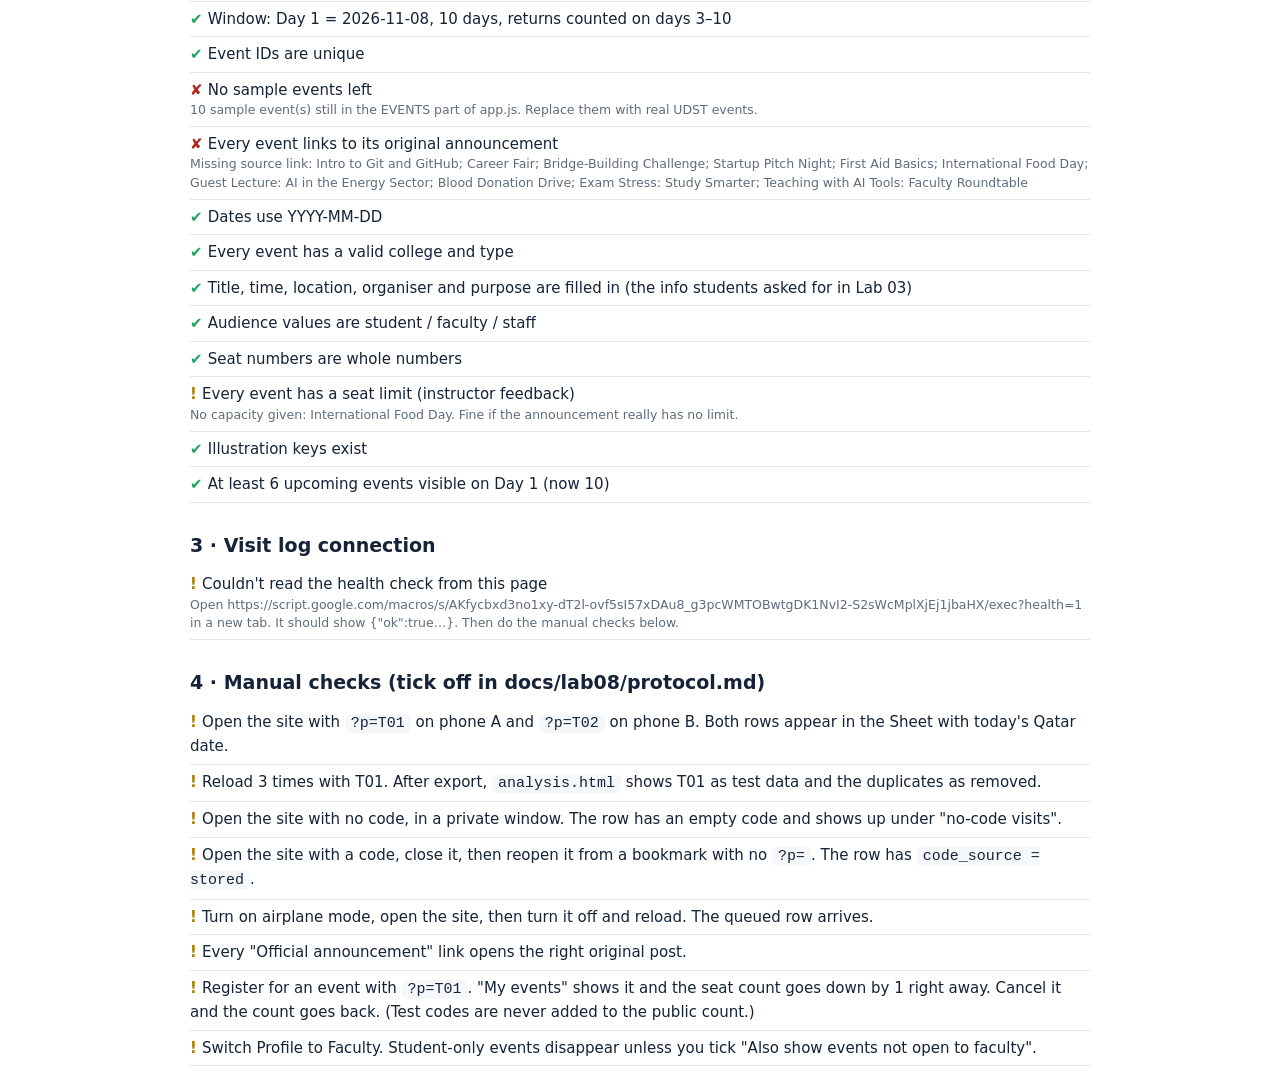
<file: tests.html>
<!DOCTYPE html>
<html lang="en">
<head>
<meta charset="UTF-8">
<meta name="viewport" content="width=device-width, initial-scale=1">
<meta name="robots" content="noindex">
<title>Pre-flight checks – Campus Events (Team 03)</title>
<style>
body{font:15px/1.5 system-ui,-apple-system,"Segoe UI",Roboto,sans-serif;color:#152238;max-width:900px;margin:0 auto;padding:24px}
h1{font-size:26px;margin:0 0 4px} h2{font-size:19px;margin:28px 0 8px}
p.lead{color:#5F6B7E;margin:0 0 16px}
.verdict{padding:14px 18px;border-radius:14px;font-weight:700;font-size:17px}
.go{background:#E2F6EC;color:#11683E}.stop{background:#FDE7E5;color:#B3261E}
ul{list-style:none;padding:0;margin:0} li{padding:6px 0;border-bottom:1px solid #E3E8F0}
.p::before{content:"✔ ";color:#1FA463;font-weight:700}.f::before{content:"✘ ";color:#B3261E;font-weight:700}.w::before{content:"! ";color:#B07D00;font-weight:700}
small{color:#5F6B7E;display:block}
code{background:#F5F7FB;padding:1px 6px;border-radius:6px}
</style>
</head>
<body>
<h1>Pre-flight checks</h1>
<p class="lead">Open this page after every change and before Day 1 (Sun 8 Nov). Lab 08 rule: we don't start until tracking works.</p>
<div id="verdict" class="verdict">Running…</div>

<h2>1 · Counting rules (automated tests)</h2>
<ul id="unit"></ul>
<h2>2 · Setup and event data</h2>
<ul id="pre"></ul>
<h2>3 · Visit log connection</h2>
<ul id="net"></ul>
<h2>4 · Manual checks (tick off in docs/lab08/protocol.md)</h2>
<ul>
  <li class="w">Open the site with <code>?p=T01</code> on phone A and <code>?p=T02</code> on phone B. Both rows appear in the Sheet with today's Qatar date.</li>
  <li class="w">Reload 3 times with T01. After export, <code>analysis.html</code> shows T01 as test data and the duplicates as removed.</li>
  <li class="w">Open the site with no code, in a private window. The row has an empty code and shows up under "no-code visits".</li>
  <li class="w">Open the site with a code, close it, then reopen it from a bookmark with no <code>?p=</code>. The row has <code>code_source = stored</code>.</li>
  <li class="w">Turn on airplane mode, open the site, then turn it off and reload. The queued row arrives.</li>
  <li class="w">Every "Official announcement" link opens the right original post.</li>
  <li class="w">Register for an event with <code>?p=T01</code>. "My events" shows it and the seat count goes down by 1 right away. Cancel it and the count goes back. (Test codes are never added to the public count.)</li>
  <li class="w">Switch Profile to Faculty. Student-only events disappear unless you tick "Also show events not open to faculty".</li>
</ul>

<script src="app.js"></script>
<script>
/* automated tests of the counting rules */
/* Automated checks of the Lab 07/08 counting rules.
   Runs in Node (npm test) and in the browser (tests.html). */
(function (root, factory) {
  if (typeof module === "object" && module.exports) module.exports = factory;
  else root.CESpec = factory;
})(typeof self !== "undefined" ? self : this, function (M) {
  const cfg = {
    PILOT_START: "2026-11-08", PILOT_DAYS: 10, RETURN_FROM_DAY: 3,
    PARTICIPANTS: ["S01","S02","S03","S04","S05","S06","S07","F01","F02","F03"],
    TEST_CODES: ["T01","T02","T03","T04"]
  };
  const day = n => { const d = new Date(Date.UTC(2026, 10, 7 + n)); return d.toISOString().slice(0, 10); };
  const v = (code, n, extra) => Object.assign({ code, type: "visit", qatar_date: day(n), device: "d-" + code }, extra || {});
  const returners = codes => codes.flatMap(c => [v(c, 4), v(c, 7)]);
  const tests = [];
  const t = (name, fn) => tests.push({ name, fn });
  const eq = (a, b, msg) => { if (JSON.stringify(a) !== JSON.stringify(b)) throw new Error(`${msg || ""} expected ${JSON.stringify(b)}, got ${JSON.stringify(a)}`); };

  t("Day 1 is Sun 8 Nov 2026 and Day 10 is Tue 17 Nov", () => {
    eq(M.dayNumber("2026-11-08", cfg.PILOT_START), 1);
    eq(M.dayNumber("2026-11-17", cfg.PILOT_START), 10);
    eq(new Date(Date.UTC(2026, 10, 8)).getUTCDay(), 0, "8 Nov is a Sunday:");
  });
  t("Qatar day: 11:30 pm Qatar (20:30 UTC) stays on the same day", () =>
    eq(M.qatarDate("2026-11-09T20:30:00Z"), "2026-11-09"));
  t("Qatar day: 00:30 am Qatar (21:30 UTC previous day) moves to the next day", () =>
    eq(M.qatarDate("2026-11-09T21:30:00Z"), "2026-11-10"));
  t("Row date uses server time when qatar_date is missing", () =>
    eq(M.rowDate({ server_ts: "2026-11-09T21:30:00Z" }), "2026-11-10"));
  t("Codes: lower case is accepted, junk is rejected", () => {
    eq(M.normalizeCode(" s07 "), "S07"); eq(M.normalizeCode("abc"), ""); eq(M.normalizeCode("S7"), ""); eq(M.normalizeCode(null), "");
  });
  t("Reloads on the same day count as one visit", () => {
    const r = M.analyzeVisits([v("S01", 3), v("S01", 3), v("S01", 3)], cfg);
    eq(r.participants[0].days, [3]); eq(r.duplicatesRemoved, 2);
  });
  t("Two devices, same code, same day = one visit", () => {
    const r = M.analyzeVisits([v("S01", 5, { device: "phone" }), v("S01", 5, { device: "laptop" })], cfg);
    eq(r.participants[0].returnDays, [5]);
  });
  t("Days 1–2 do not count as returns", () => {
    const r = M.analyzeVisits([v("S01", 1), v("S01", 2), v("S01", 3)], cfg);
    eq(r.participants[0].returnDays, [3]); eq(r.participants[0].status, "did not return");
  });
  t("2 separate return days in days 3–10 = returned", () => {
    const r = M.analyzeVisits([v("S01", 3), v("S01", 10)], cfg);
    eq(r.participants[0].status, "returned");
  });
  t("Visits after Day 10 or before Day 1 are outside the window", () => {
    const r = M.analyzeVisits([v("S01", 11), v("S01", 12), v("S01", 0)], cfg);
    eq(r.participants[0].days, []); eq(r.outsideWindow, 3);
  });
  t("Test codes T01–T04 never count", () => {
    const r = M.analyzeVisits(["T01","T02","T03","T04"].flatMap(c => [v(c, 4), v(c, 6)]), cfg);
    eq(r.returners, 0); eq(r.testRows, 8);
  });
  t("No-code visits are counted separately, once per device per day", () => {
    const r = M.analyzeVisits([v("", 4, { device: "a" }), v("", 4, { device: "a" }), v("", 4, { device: "b" }), v("XYZ", 5, { device: "a" })], cfg);
    eq(r.noCodeVisits, 3); eq(r.returners, 0);
  });
  t("Only 'visit' rows count (event_open, search… are ignored for the metric)", () => {
    const r = M.analyzeVisits([v("S01", 4, { type: "event_open" }), v("S01", 6, { type: "search" })], cfg);
    eq(r.participants[0].days, []);
  });
  t("Codes not on the participant list are reported, not counted", () => {
    const r = M.analyzeVisits([v("S09", 4), v("S09", 6)], cfg);
    eq(r.unknownCodes, { S09: 2 }, "visit-days:"); eq(r.returners, 0);
  });
  t("6 of 10 returned → SUCCESS", () =>
    eq(M.analyzeVisits(returners(["S01","S02","S03","S04","S05","F01"]), cfg).decision.verdict, "SUCCESS"));
  t("5 of 10 returned → INCONCLUSIVE", () =>
    eq(M.analyzeVisits(returners(["S01","S02","S03","S04","S05"]), cfg).decision.verdict, "INCONCLUSIVE"));
  t("4 of 10 returned → INCONCLUSIVE", () =>
    eq(M.analyzeVisits(returners(["S01","S02","S03","F01"]), cfg).decision.verdict, "INCONCLUSIVE"));
  t("3 of 10 returned → FAILURE", () =>
    eq(M.analyzeVisits(returners(["S01","S02","S03"]), cfg).decision.verdict, "FAILURE"));
  t("0 of 10 returned → FAILURE (never returning ≠ drop-out)", () => {
    const r = M.analyzeVisits([v("S01", 1)], cfg);
    eq(r.finishers, 10); eq(r.decision.verdict, "FAILURE");
  });
  t("3 withdrawals → only 7 finish → INCONCLUSIVE even if all 7 returned", () => {
    const r = M.analyzeVisits(returners(["S01","S02","S03","S04","S05","S06","S07"]), cfg, { withdrawn: ["F01","F02","F03"] });
    eq(r.finishers, 7); eq(r.decision.verdict, "INCONCLUSIVE");
  });
  t("Tracking failed → INCONCLUSIVE regardless of numbers", () =>
    eq(M.analyzeVisits(returners(cfg.PARTICIPANTS), cfg, { trackingFailed: true }).decision.verdict, "INCONCLUSIVE"));
  t("Tracking check flags pilot days with no daily test visit", () => {
    const rows = [1,2,3,5].map(n => v("T03", n));
    const r = M.analyzeVisits(rows, cfg, { today: day(6) });   // days 1–5 completed
    eq(r.trackingGaps, [4]);
  });
  t("CSV parser handles quotes, commas and a BOM", () => {
    const rows = M.parseCSV('﻿code,detail\r\nS01,"search: food, music → 2"\r\nS02,"say ""hi"""\r\n');
    eq(rows.length, 2); eq(rows[0].detail, "search: food, music → 2"); eq(rows[1].detail, 'say "hi"');
  });
  t("Exit answers map to fixed source categories", () => {
    eq(M.classifySource("It was in my Outlook inbox"), "Outlook / email");
    eq(M.classifySource("saw it on the club insta"), "Instagram / social media");
    eq(M.classifySource("a friend told me"), "Friends / classmates");
    eq(M.classifySource("on your website"), "Campus Events (our site)");
    eq(M.classifySource("Navigate360 calendar"), "Navigate360");
    eq(M.classifySource("no idea"), "Other / unclear");
  });

  /* ---- feedback features: capacity, personalization, audience ---- */
  const r = (code, type, ev, device) => ({ code, type, detail: ev, device: device || "d" });
  t("Registrations: one per person, last action wins, cancel removes", () => {
    const c = M.rsvpCounts([r("S01","rsvp","e1"), r("S01","rsvp","e1"), r("S02","rsvp","e1"), r("S02","rsvp_cancel","e1"), r("S03","rsvp","e2")], cfg);
    eq(c, { e1: 1, e2: 1 });
  });
  t("Registrations: test codes excluded, no-code counted per device", () => {
    const c = M.rsvpCounts([r("T01","rsvp","e1"), r("","rsvp","e1","phoneA"), r("","rsvp","e1","phoneA"), r("","rsvp","e1","phoneB")], cfg);
    eq(c, { e1: 2 });
  });
  t("Seats: capacity − (organiser count + Campus Events registrations)", () => {
    eq(M.seatInfo({ capacity: 40, registeredElsewhere: 25 }, 3), { going: 28, capacity: 40, left: 12, full: false });
    eq(M.seatInfo({ capacity: 10 }, 12).full, true);
    eq(M.seatInfo({}, 4), { going: 4, capacity: null, left: null, full: false });
  });
  const E = [
    { id: "a", title: "A", cat: "Social", col: "OTH", date: "2026-11-09" },
    { id: "b", title: "B", cat: "Career", col: "BUS", date: "2026-11-12" },
    { id: "c", title: "C", cat: "Workshop", col: "IT", date: "2026-11-10" },
    { id: "d", title: "D", cat: "Career", col: "IT", date: "2026-11-15" }
  ];
  t("Soonest first when no interests are set", () =>
    eq(M.rankEvents(E, {}).map(e => e.id), ["a","c","b","d"]));
  t("For you: interest matches first, each group soonest first", () =>
    eq(M.rankEvents(E, { interests: ["Career"] }).map(e => e.id), ["b","d","a","c"]));
  t("For you: college matches count as interests too", () =>
    eq(M.rankEvents(E, { interests: ["Career"], colleges: ["IT"] }).map(e => e.id), ["c","b","d","a"]));
  t("Soonest mode ignores interests", () =>
    eq(M.rankEvents(E, { interests: ["Career"] }, "soonest").map(e => e.id), ["a","c","b","d"]));
  t("Audience: events without an audience are open to everyone", () => {
    eq(M.openTo({ audience: ["student"] }, "faculty"), false);
    eq(M.openTo({ audience: ["student","faculty"] }, "faculty"), true);
    eq(M.openTo({}, "staff"), true);
  });

  return function run(report) {
    let pass = 0, fail = 0;
    for (const x of tests) {
      try { x.fn(); pass++; report(true, x.name); }
      catch (e) { fail++; report(false, x.name, e.message); }
    }
    return { pass, fail, total: tests.length };
  };
});

</script>
<script>
(async function(){
  const cfg=window.CE_CONFIG, M=window.CEMetrics, EV=window.CE_EVENTS||[];
  let fails=0;
  const add=(id,cls,text,note)=>{const li=document.createElement("li");li.className=cls;li.textContent=text;if(note){const s=document.createElement("small");s.textContent=note;li.appendChild(s);}document.getElementById(id).appendChild(li);if(cls==="f")fails++;};

  // 1. unit tests
  const res=CESpec(M)((ok,name,err)=>add("unit",ok?"p":"f",name,err));
  add("unit",res.fail?"f":"p",`${res.pass}/${res.total} tests passed`);

  // 2. pre-flight
  const chk=(ok,text,note,warnOnly)=>add("pre",ok?"p":(warnOnly?"w":"f"),text,ok?"":note);
  chk(/^https:\/\/script\.google\.com\/macros\/s\/.+\/exec$/.test(cfg.LOG_URL||""),"LOG_URL is set to an Apps Script /exec URL","Edit the SETTINGS at the top of app.js. Until this is set, visits are not recorded.");
  const P=cfg.PARTICIPANTS||[], TC=cfg.TEST_CODES||[];
  chk(P.length===10&&new Set(P).size===10&&P.every(c=>M.normalizeCode(c)===c),"10 unique participant codes","Lab 08 plans exactly 10 participants.");
  chk(P.filter(c=>c[0]==="S").length===7&&P.filter(c=>c[0]==="F").length===3,"7 students (S) + 3 faculty (F)","Matches the Lab 08 sample plan.",true);
  chk(!P.some(c=>TC.includes(c)||c[0]==="T"),"No overlap between participant and test codes","");
  chk(M.dayNumber("2026-11-17",cfg.PILOT_START)===cfg.PILOT_DAYS&&cfg.RETURN_FROM_DAY===3,"Window: Day 1 = "+cfg.PILOT_START+", 10 days, returns counted on days 3–10","The window was fixed in Lab 08. Don't change it after data arrives.");
  const ids=EV.map(e=>e.id);
  chk(new Set(ids).size===ids.length,"Event IDs are unique","Duplicate IDs: "+ids.filter((x,i)=>ids.indexOf(x)!==i).join(", "));
  const sample=EV.filter(e=>e.sample);
  chk(!sample.length,"No sample events left",`${sample.length} sample event(s) still in the EVENTS part of app.js. Replace them with real UDST events.`);
  const noSrc=EV.filter(e=>!/^https?:\/\//.test(e.source||""));
  chk(!noSrc.length,"Every event links to its original announcement",`Missing source link: ${noSrc.map(e=>e.title).join("; ")}`);
  const badDate=EV.filter(e=>!/^\d{4}-\d{2}-\d{2}$/.test(e.date||"")||(e.added&&!/^\d{4}-\d{2}-\d{2}$/.test(e.added)));
  chk(!badDate.length,"Dates use YYYY-MM-DD","Fix: "+badDate.map(e=>e.title).join("; "));
  const COLS=["IT","ENG","BUS","HLTH","OTH"],CATS=["Workshop","Talk","Career","Competition","Social","Cultural","Volunteering"];
  const badCat=EV.filter(e=>!COLS.includes(e.col)||!CATS.includes(e.cat));
  chk(!badCat.length,"Every event has a valid college and type","Fix: "+badCat.map(e=>`${e.title} (${e.col}/${e.cat})`).join("; "));
  const miss=EV.filter(e=>!e.title||!e.time||!e.loc||!e.org||!e.purpose);
  chk(!miss.length,"Title, time, location, organiser and purpose are filled in (the info students asked for in Lab 03)","Missing info: "+miss.map(e=>e.id).join(", "));
  const badAud=EV.filter(e=>e.audience&&(!Array.isArray(e.audience)||e.audience.some(a=>!["student","faculty","staff"].includes(a))));
  chk(!badAud.length,"Audience values are student / faculty / staff","Fix: "+badAud.map(e=>e.title).join("; "));
  const badCap=EV.filter(e=>(e.capacity!=null&&!(Number.isInteger(e.capacity)&&e.capacity>0))||(e.registeredElsewhere!=null&&!(Number.isInteger(e.registeredElsewhere)&&e.registeredElsewhere>=0)));
  chk(!badCap.length,"Seat numbers are whole numbers","Fix capacity / registeredElsewhere: "+badCap.map(e=>e.title).join("; "));
  const noCap=EV.filter(e=>e.capacity==null);
  chk(!noCap.length,"Every event has a seat limit (instructor feedback)",`No capacity given: ${noCap.map(e=>e.title).join("; ")}. Fine if the announcement really has no limit.`,true);
  const badArt=EV.filter(e=>e.art&&!ART[e.art]);
  chk(!badArt.length,"Illustration keys exist","Unknown art: "+badArt.map(e=>e.art).join(", "),true);
  const day1=cfg.PILOT_START;
  const live1=EV.filter(e=>e.date>=day1&&(!e.added||e.added<=day1)).length;
  chk(live1>=6,`At least 6 upcoming events visible on Day 1 (now ${live1})`,"A near-empty list on Day 1 would make the test unfair to the idea.",true);

  // 3. network
  if(cfg.LOG_URL){
    try{
      const r=await fetch(cfg.LOG_URL+"?health=1");const j=await r.json();
      add("net",j.ok?"p":"f",`Apps Script answered: ${j.rows} rows in Log, ${j.todayRows} today (${j.today} Qatar)`);
    }catch(e){add("net","w","Couldn't read the health check from this page","Open "+cfg.LOG_URL+"?health=1 in a new tab. It should show {\"ok\":true…}. Then do the manual checks below.");}
  } else add("net","f","No LOG_URL, so there's nothing to test yet","See apps-script/README.md");

  const v=document.getElementById("verdict");
  v.className="verdict "+(fails?"stop":"go");
  v.textContent=fails?`NOT READY: ${fails} check(s) failing. Don't start Day 1.`:"READY: all automatic checks pass. Now do the manual checks in section 4.";
})();
</script>
</body>
</html>
</file>
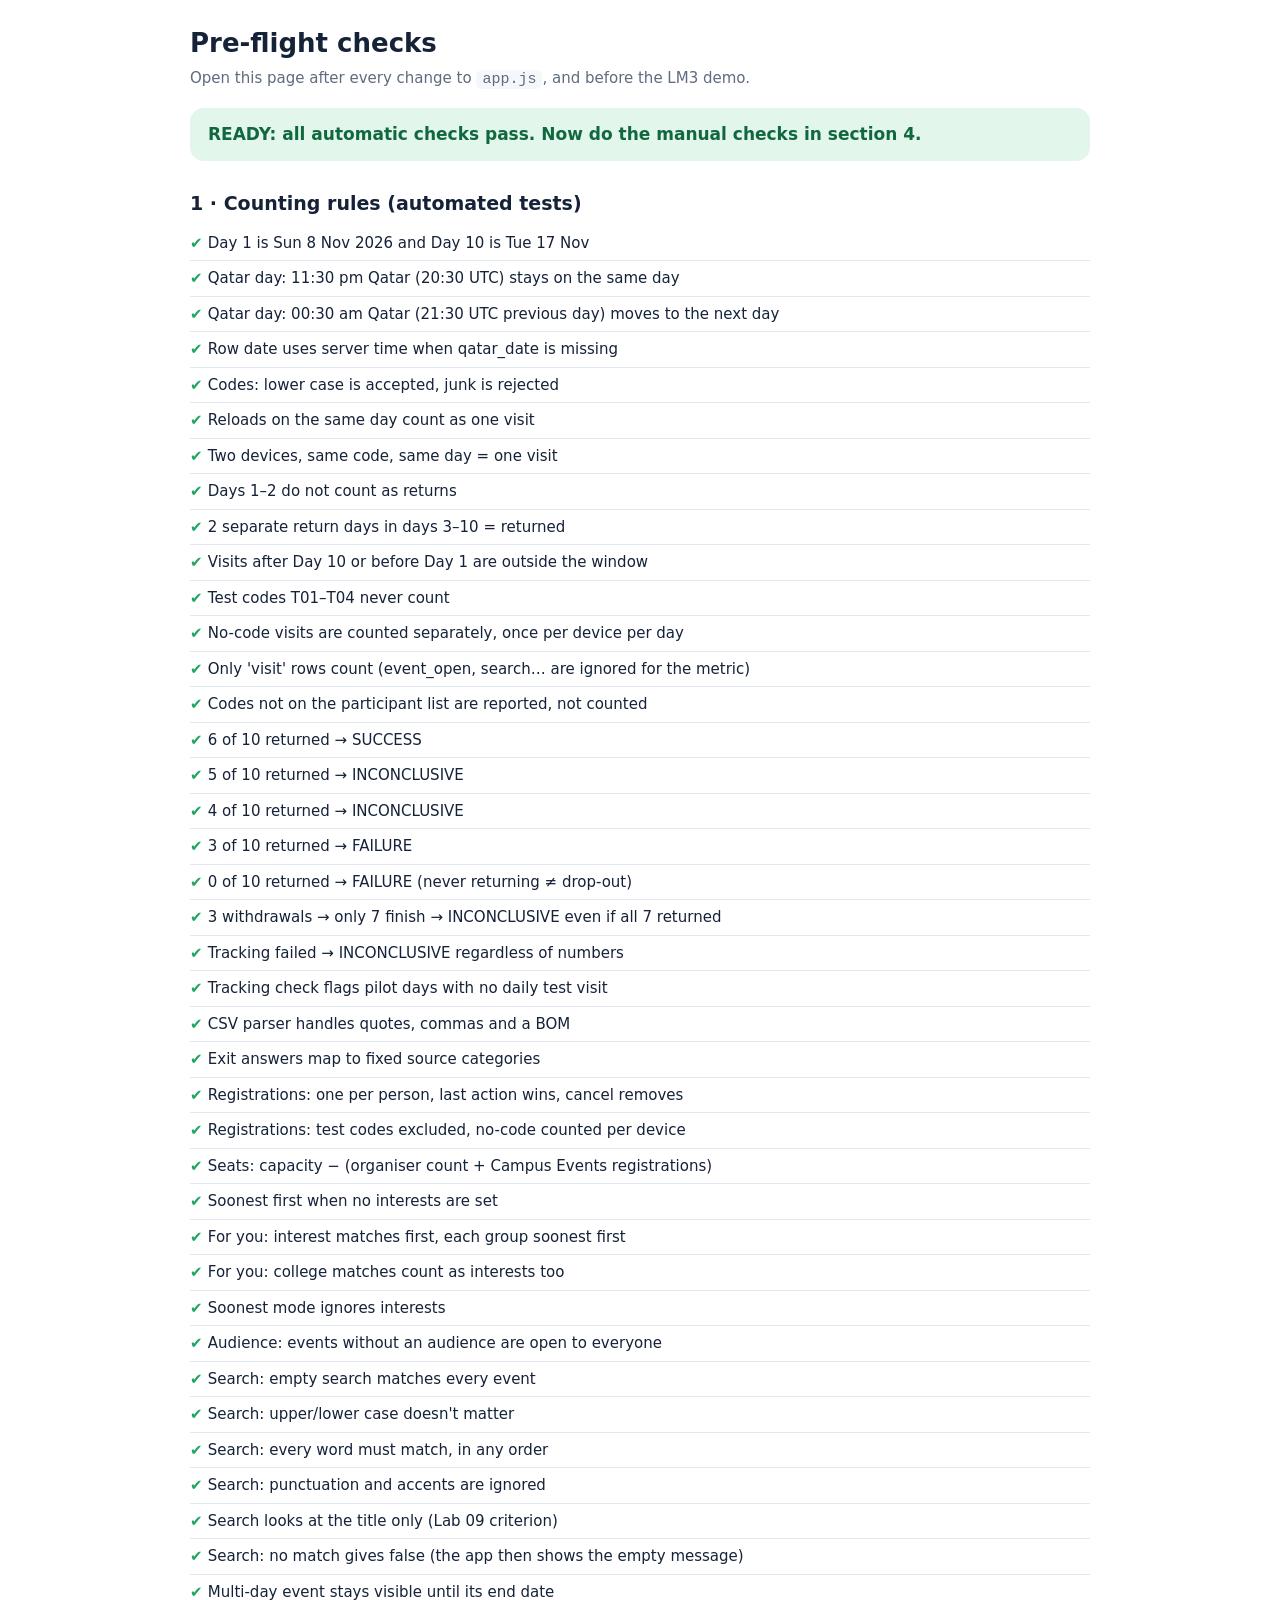
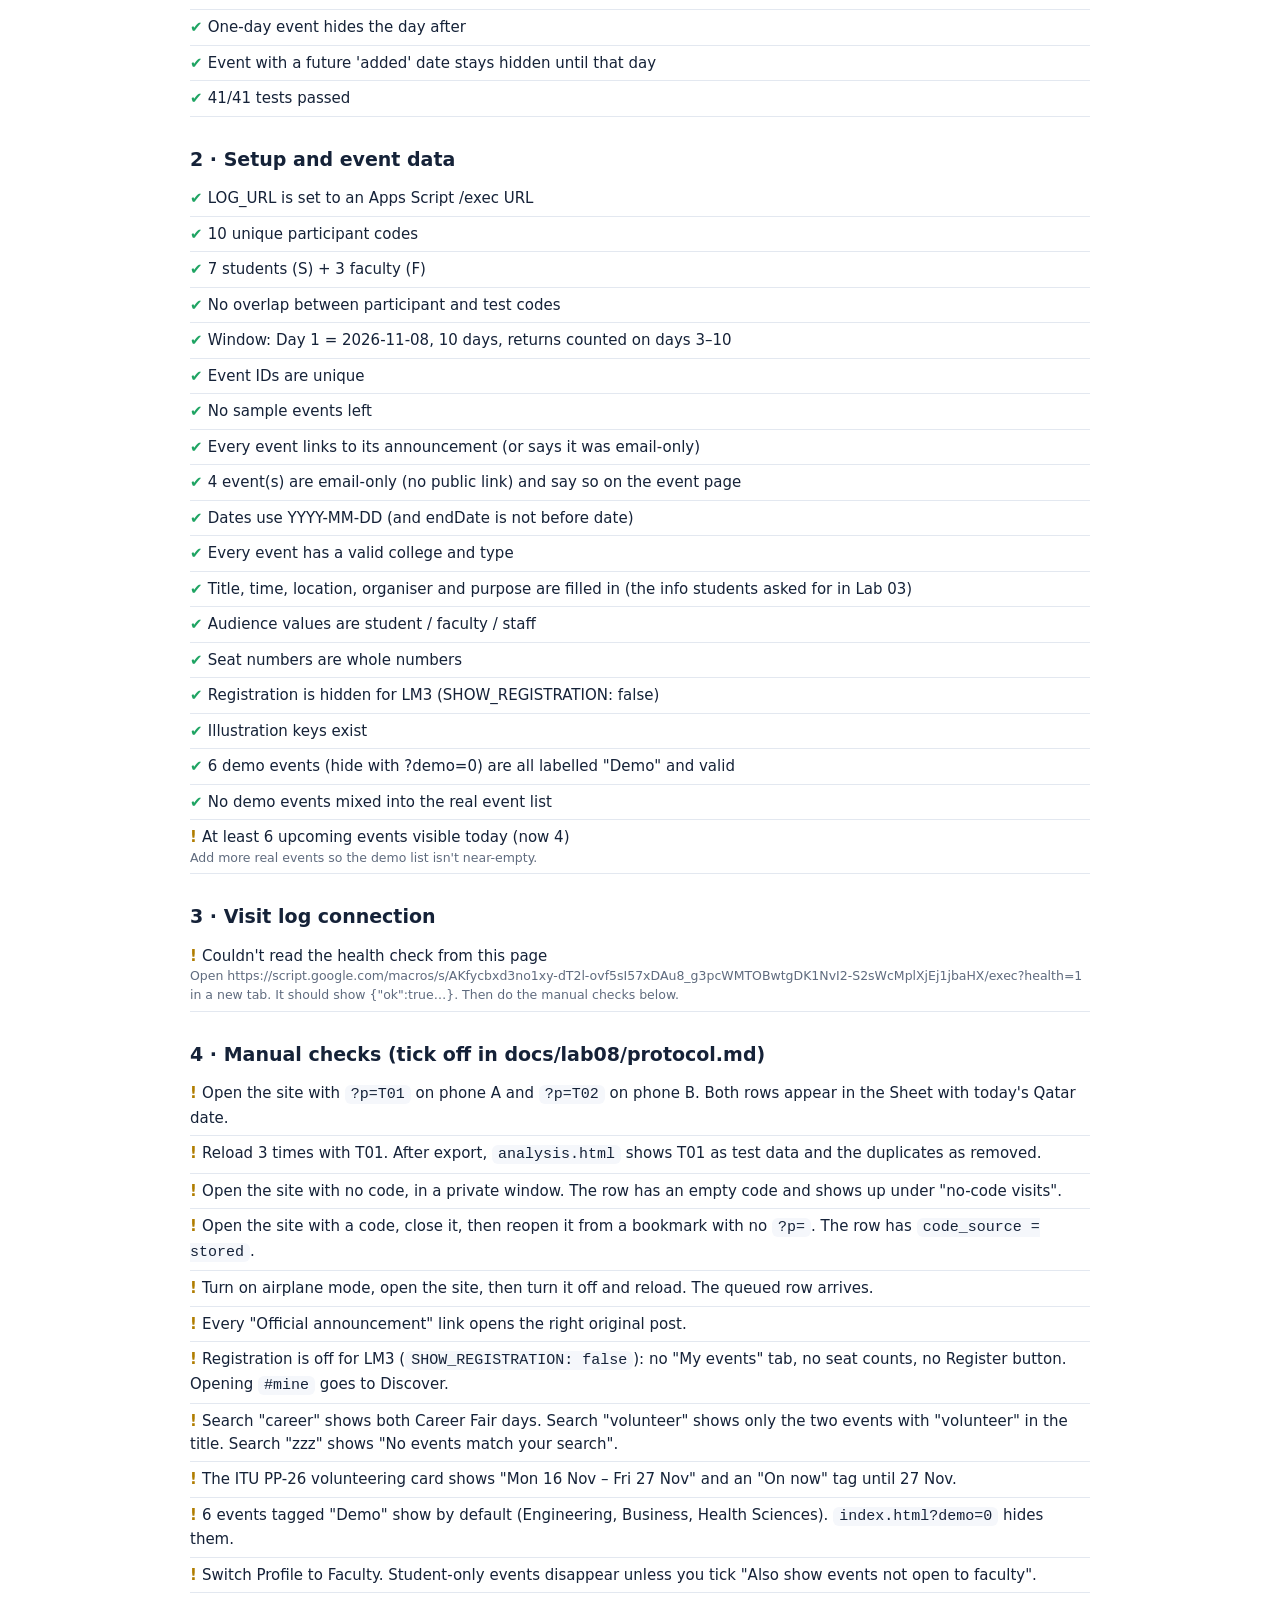
<file: prototypes/tests.html>
<!DOCTYPE html>
<html lang="en">
<head>
<meta charset="UTF-8">
<meta name="viewport" content="width=device-width, initial-scale=1">
<meta name="robots" content="noindex">
<title>Pre-flight checks – Campus Events (Team 03)</title>
<style>
body{font:15px/1.5 system-ui,-apple-system,"Segoe UI",Roboto,sans-serif;color:#152238;max-width:900px;margin:0 auto;padding:24px}
h1{font-size:26px;margin:0 0 4px} h2{font-size:19px;margin:28px 0 8px}
p.lead{color:#5F6B7E;margin:0 0 16px}
.verdict{padding:14px 18px;border-radius:14px;font-weight:700;font-size:17px}
.go{background:#E2F6EC;color:#11683E}.stop{background:#FDE7E5;color:#B3261E}
ul{list-style:none;padding:0;margin:0} li{padding:6px 0;border-bottom:1px solid #E3E8F0}
.p::before{content:"✔ ";color:#1FA463;font-weight:700}.f::before{content:"✘ ";color:#B3261E;font-weight:700}.w::before{content:"! ";color:#B07D00;font-weight:700}
small{color:#5F6B7E;display:block}
code{background:#F5F7FB;padding:1px 6px;border-radius:6px}
</style>
</head>
<body>
<h1>Pre-flight checks</h1>
<p class="lead">Open this page after every change to <code>app.js</code>, and before the LM3 demo.</p>
<div id="verdict" class="verdict">Running…</div>

<h2>1 · Counting rules (automated tests)</h2>
<ul id="unit"></ul>
<h2>2 · Setup and event data</h2>
<ul id="pre"></ul>
<h2>3 · Visit log connection</h2>
<ul id="net"></ul>
<h2>4 · Manual checks (tick off in docs/lab08/protocol.md)</h2>
<ul>
  <li class="w">Open the site with <code>?p=T01</code> on phone A and <code>?p=T02</code> on phone B. Both rows appear in the Sheet with today's Qatar date.</li>
  <li class="w">Reload 3 times with T01. After export, <code>analysis.html</code> shows T01 as test data and the duplicates as removed.</li>
  <li class="w">Open the site with no code, in a private window. The row has an empty code and shows up under "no-code visits".</li>
  <li class="w">Open the site with a code, close it, then reopen it from a bookmark with no <code>?p=</code>. The row has <code>code_source = stored</code>.</li>
  <li class="w">Turn on airplane mode, open the site, then turn it off and reload. The queued row arrives.</li>
  <li class="w">Every "Official announcement" link opens the right original post.</li>
  <li class="w">Registration is off for LM3 (<code>SHOW_REGISTRATION: false</code>): no "My events" tab, no seat counts, no Register button. Opening <code>#mine</code> goes to Discover.</li>
  <li class="w">Search "career" shows both Career Fair days. Search "volunteer" shows only the two events with "volunteer" in the title. Search "zzz" shows "No events match your search".</li>
  <li class="w">The ITU PP-26 volunteering card shows "Mon 16 Nov – Fri 27 Nov" and an "On now" tag until 27 Nov.</li>
  <li class="w">6 events tagged "Demo" show by default (Engineering, Business, Health Sciences). <code>index.html?demo=0</code> hides them.</li>
  <li class="w">Switch Profile to Faculty. Student-only events disappear unless you tick "Also show events not open to faculty".</li>
</ul>

<script src="app.js"></script>
<script>
/* automated tests of the counting rules */
/* Automated checks of the Lab 07/08 counting rules.
   Runs in Node (npm test) and in the browser (tests.html). */
(function (root, factory) {
  if (typeof module === "object" && module.exports) module.exports = factory;
  else root.CESpec = factory;
})(typeof self !== "undefined" ? self : this, function (M) {
  const cfg = {
    PILOT_START: "2026-11-08", PILOT_DAYS: 10, RETURN_FROM_DAY: 3,
    PARTICIPANTS: ["S01","S02","S03","S04","S05","S06","S07","F01","F02","F03"],
    TEST_CODES: ["T01","T02","T03","T04"]
  };
  const day = n => { const d = new Date(Date.UTC(2026, 10, 7 + n)); return d.toISOString().slice(0, 10); };
  const v = (code, n, extra) => Object.assign({ code, type: "visit", qatar_date: day(n), device: "d-" + code }, extra || {});
  const returners = codes => codes.flatMap(c => [v(c, 4), v(c, 7)]);
  const tests = [];
  const t = (name, fn) => tests.push({ name, fn });
  const eq = (a, b, msg) => { if (JSON.stringify(a) !== JSON.stringify(b)) throw new Error(`${msg || ""} expected ${JSON.stringify(b)}, got ${JSON.stringify(a)}`); };

  t("Day 1 is Sun 8 Nov 2026 and Day 10 is Tue 17 Nov", () => {
    eq(M.dayNumber("2026-11-08", cfg.PILOT_START), 1);
    eq(M.dayNumber("2026-11-17", cfg.PILOT_START), 10);
    eq(new Date(Date.UTC(2026, 10, 8)).getUTCDay(), 0, "8 Nov is a Sunday:");
  });
  t("Qatar day: 11:30 pm Qatar (20:30 UTC) stays on the same day", () =>
    eq(M.qatarDate("2026-11-09T20:30:00Z"), "2026-11-09"));
  t("Qatar day: 00:30 am Qatar (21:30 UTC previous day) moves to the next day", () =>
    eq(M.qatarDate("2026-11-09T21:30:00Z"), "2026-11-10"));
  t("Row date uses server time when qatar_date is missing", () =>
    eq(M.rowDate({ server_ts: "2026-11-09T21:30:00Z" }), "2026-11-10"));
  t("Codes: lower case is accepted, junk is rejected", () => {
    eq(M.normalizeCode(" s07 "), "S07"); eq(M.normalizeCode("abc"), ""); eq(M.normalizeCode("S7"), ""); eq(M.normalizeCode(null), "");
  });
  t("Reloads on the same day count as one visit", () => {
    const r = M.analyzeVisits([v("S01", 3), v("S01", 3), v("S01", 3)], cfg);
    eq(r.participants[0].days, [3]); eq(r.duplicatesRemoved, 2);
  });
  t("Two devices, same code, same day = one visit", () => {
    const r = M.analyzeVisits([v("S01", 5, { device: "phone" }), v("S01", 5, { device: "laptop" })], cfg);
    eq(r.participants[0].returnDays, [5]);
  });
  t("Days 1–2 do not count as returns", () => {
    const r = M.analyzeVisits([v("S01", 1), v("S01", 2), v("S01", 3)], cfg);
    eq(r.participants[0].returnDays, [3]); eq(r.participants[0].status, "did not return");
  });
  t("2 separate return days in days 3–10 = returned", () => {
    const r = M.analyzeVisits([v("S01", 3), v("S01", 10)], cfg);
    eq(r.participants[0].status, "returned");
  });
  t("Visits after Day 10 or before Day 1 are outside the window", () => {
    const r = M.analyzeVisits([v("S01", 11), v("S01", 12), v("S01", 0)], cfg);
    eq(r.participants[0].days, []); eq(r.outsideWindow, 3);
  });
  t("Test codes T01–T04 never count", () => {
    const r = M.analyzeVisits(["T01","T02","T03","T04"].flatMap(c => [v(c, 4), v(c, 6)]), cfg);
    eq(r.returners, 0); eq(r.testRows, 8);
  });
  t("No-code visits are counted separately, once per device per day", () => {
    const r = M.analyzeVisits([v("", 4, { device: "a" }), v("", 4, { device: "a" }), v("", 4, { device: "b" }), v("XYZ", 5, { device: "a" })], cfg);
    eq(r.noCodeVisits, 3); eq(r.returners, 0);
  });
  t("Only 'visit' rows count (event_open, search… are ignored for the metric)", () => {
    const r = M.analyzeVisits([v("S01", 4, { type: "event_open" }), v("S01", 6, { type: "search" })], cfg);
    eq(r.participants[0].days, []);
  });
  t("Codes not on the participant list are reported, not counted", () => {
    const r = M.analyzeVisits([v("S09", 4), v("S09", 6)], cfg);
    eq(r.unknownCodes, { S09: 2 }, "visit-days:"); eq(r.returners, 0);
  });
  t("6 of 10 returned → SUCCESS", () =>
    eq(M.analyzeVisits(returners(["S01","S02","S03","S04","S05","F01"]), cfg).decision.verdict, "SUCCESS"));
  t("5 of 10 returned → INCONCLUSIVE", () =>
    eq(M.analyzeVisits(returners(["S01","S02","S03","S04","S05"]), cfg).decision.verdict, "INCONCLUSIVE"));
  t("4 of 10 returned → INCONCLUSIVE", () =>
    eq(M.analyzeVisits(returners(["S01","S02","S03","F01"]), cfg).decision.verdict, "INCONCLUSIVE"));
  t("3 of 10 returned → FAILURE", () =>
    eq(M.analyzeVisits(returners(["S01","S02","S03"]), cfg).decision.verdict, "FAILURE"));
  t("0 of 10 returned → FAILURE (never returning ≠ drop-out)", () => {
    const r = M.analyzeVisits([v("S01", 1)], cfg);
    eq(r.finishers, 10); eq(r.decision.verdict, "FAILURE");
  });
  t("3 withdrawals → only 7 finish → INCONCLUSIVE even if all 7 returned", () => {
    const r = M.analyzeVisits(returners(["S01","S02","S03","S04","S05","S06","S07"]), cfg, { withdrawn: ["F01","F02","F03"] });
    eq(r.finishers, 7); eq(r.decision.verdict, "INCONCLUSIVE");
  });
  t("Tracking failed → INCONCLUSIVE regardless of numbers", () =>
    eq(M.analyzeVisits(returners(cfg.PARTICIPANTS), cfg, { trackingFailed: true }).decision.verdict, "INCONCLUSIVE"));
  t("Tracking check flags pilot days with no daily test visit", () => {
    const rows = [1,2,3,5].map(n => v("T03", n));
    const r = M.analyzeVisits(rows, cfg, { today: day(6) });   // days 1–5 completed
    eq(r.trackingGaps, [4]);
  });
  t("CSV parser handles quotes, commas and a BOM", () => {
    const rows = M.parseCSV('﻿code,detail\r\nS01,"search: food, music → 2"\r\nS02,"say ""hi"""\r\n');
    eq(rows.length, 2); eq(rows[0].detail, "search: food, music → 2"); eq(rows[1].detail, 'say "hi"');
  });
  t("Exit answers map to fixed source categories", () => {
    eq(M.classifySource("It was in my Outlook inbox"), "Outlook / email");
    eq(M.classifySource("saw it on the club insta"), "Instagram / social media");
    eq(M.classifySource("a friend told me"), "Friends / classmates");
    eq(M.classifySource("on your website"), "Campus Events (our site)");
    eq(M.classifySource("Navigate360 calendar"), "Navigate360");
    eq(M.classifySource("no idea"), "Other / unclear");
  });

  /* ---- feedback features: capacity, personalization, audience ---- */
  const r = (code, type, ev, device) => ({ code, type, detail: ev, device: device || "d" });
  t("Registrations: one per person, last action wins, cancel removes", () => {
    const c = M.rsvpCounts([r("S01","rsvp","e1"), r("S01","rsvp","e1"), r("S02","rsvp","e1"), r("S02","rsvp_cancel","e1"), r("S03","rsvp","e2")], cfg);
    eq(c, { e1: 1, e2: 1 });
  });
  t("Registrations: test codes excluded, no-code counted per device", () => {
    const c = M.rsvpCounts([r("T01","rsvp","e1"), r("","rsvp","e1","phoneA"), r("","rsvp","e1","phoneA"), r("","rsvp","e1","phoneB")], cfg);
    eq(c, { e1: 2 });
  });
  t("Seats: capacity − (organiser count + Campus Events registrations)", () => {
    eq(M.seatInfo({ capacity: 40, registeredElsewhere: 25 }, 3), { going: 28, capacity: 40, left: 12, full: false });
    eq(M.seatInfo({ capacity: 10 }, 12).full, true);
    eq(M.seatInfo({}, 4), { going: 4, capacity: null, left: null, full: false });
  });
  const E = [
    { id: "a", title: "A", cat: "Social", col: "OTH", date: "2026-11-09" },
    { id: "b", title: "B", cat: "Career", col: "BUS", date: "2026-11-12" },
    { id: "c", title: "C", cat: "Workshop", col: "IT", date: "2026-11-10" },
    { id: "d", title: "D", cat: "Career", col: "IT", date: "2026-11-15" }
  ];
  t("Soonest first when no interests are set", () =>
    eq(M.rankEvents(E, {}).map(e => e.id), ["a","c","b","d"]));
  t("For you: interest matches first, each group soonest first", () =>
    eq(M.rankEvents(E, { interests: ["Career"] }).map(e => e.id), ["b","d","a","c"]));
  t("For you: college matches count as interests too", () =>
    eq(M.rankEvents(E, { interests: ["Career"], colleges: ["IT"] }).map(e => e.id), ["c","b","d","a"]));
  t("Soonest mode ignores interests", () =>
    eq(M.rankEvents(E, { interests: ["Career"] }, "soonest").map(e => e.id), ["a","c","b","d"]));
  t("Audience: events without an audience are open to everyone", () => {
    eq(M.openTo({ audience: ["student"] }, "faculty"), false);
    eq(M.openTo({ audience: ["student","faculty"] }, "faculty"), true);
    eq(M.openTo({}, "staff"), true);
  });

  /* ---- Lab 09 / LM3: search, multi-day events ---- */
  t("Search: empty search matches every event", () => {
    eq(M.matchesQuery("Gala Dinner", ""), true); eq(M.matchesQuery("Gala Dinner", "   "), true);
  });
  t("Search: upper/lower case doesn't matter", () =>
    eq(M.matchesQuery("UDST Career Fair 2026", "career FAIR"), true));
  t("Search: every word must match, in any order", () => {
    eq(M.matchesQuery("UDST Career Fair 2026 Tue 24 Nov", "nov career"), true);
    eq(M.matchesQuery("UDST Career Fair 2026 Tue 24 Nov", "career dinner"), false);
  });
  t("Search: punctuation and accents are ignored", () => {
    eq(M.matchesQuery("Volunteer at the UDST Pavilion – ITU PP-26", "itu pp26"), true);
    eq(M.matchesQuery("Volunteer at the UDST Pavilion – ITU PP-26", "pp 26"), true);
    eq(M.matchesQuery("Café talk", "cafe"), true);
  });
  t("Search looks at the title only (Lab 09 criterion)", () => {
    const ev = { title: "Gala Dinner", org: "Student Affairs", purpose: "volunteers needed in Nov" };
    eq(M.searchEvent(ev, "dinner"), true);
    eq(M.searchEvent(ev, "volunteer"), false, "word only in the description:");
    eq(M.searchEvent(ev, "student affairs"), false, "word only in the organiser:");
  });
  t("Search: no match gives false (the app then shows the empty message)", () =>
    eq(M.matchesQuery("Gala Dinner", "zzz"), false));
  const multi = { date: "2026-11-16", endDate: "2026-11-27", added: "2026-11-01" };
  t("Multi-day event stays visible until its end date", () => {
    eq(M.isUpcoming(multi, "2026-11-23"), true);
    eq(M.isUpcoming(multi, "2026-11-27"), true);
    eq(M.isUpcoming(multi, "2026-11-28"), false);
    eq(M.isOn(multi, "2026-11-23"), true);
  });
  t("One-day event hides the day after", () => {
    eq(M.isUpcoming({ date: "2026-11-24" }, "2026-11-24"), true);
    eq(M.isUpcoming({ date: "2026-11-24" }, "2026-11-25"), false);
  });
  t("Event with a future 'added' date stays hidden until that day", () =>
    eq(M.isUpcoming({ date: "2026-12-10", added: "2026-11-30" }, "2026-11-23"), false));

  return function run(report) {
    let pass = 0, fail = 0;
    for (const x of tests) {
      try { x.fn(); pass++; report(true, x.name); }
      catch (e) { fail++; report(false, x.name, e.message); }
    }
    return { pass, fail, total: tests.length };
  };
});

</script>
<script>
(async function(){
  const cfg=window.CE_CONFIG, M=window.CEMetrics, EV=window.CE_EVENTS||[];
  let fails=0;
  const add=(id,cls,text,note)=>{const li=document.createElement("li");li.className=cls;li.textContent=text;if(note){const s=document.createElement("small");s.textContent=note;li.appendChild(s);}document.getElementById(id).appendChild(li);if(cls==="f")fails++;};

  // 1. unit tests
  const res=CESpec(M)((ok,name,err)=>add("unit",ok?"p":"f",name,err));
  add("unit",res.fail?"f":"p",`${res.pass}/${res.total} tests passed`);

  // 2. pre-flight
  const chk=(ok,text,note,warnOnly)=>add("pre",ok?"p":(warnOnly?"w":"f"),text,ok?"":note);
  chk(/^https:\/\/script\.google\.com\/macros\/s\/.+\/exec$/.test(cfg.LOG_URL||""),"LOG_URL is set to an Apps Script /exec URL","Edit the SETTINGS at the top of app.js. Until this is set, visits are not recorded.");
  const P=cfg.PARTICIPANTS||[], TC=cfg.TEST_CODES||[];
  chk(P.length===10&&new Set(P).size===10&&P.every(c=>M.normalizeCode(c)===c),"10 unique participant codes","Lab 08 plans exactly 10 participants.");
  chk(P.filter(c=>c[0]==="S").length===7&&P.filter(c=>c[0]==="F").length===3,"7 students (S) + 3 faculty (F)","Matches the Lab 08 sample plan.",true);
  chk(!P.some(c=>TC.includes(c)||c[0]==="T"),"No overlap between participant and test codes","");
  chk(M.dayNumber("2026-11-17",cfg.PILOT_START)===cfg.PILOT_DAYS&&cfg.RETURN_FROM_DAY===3,"Window: Day 1 = "+cfg.PILOT_START+", 10 days, returns counted on days 3–10","The window was fixed in Lab 08. Don't change it after data arrives.");
  const ids=EV.map(e=>e.id);
  chk(new Set(ids).size===ids.length,"Event IDs are unique","Duplicate IDs: "+ids.filter((x,i)=>ids.indexOf(x)!==i).join(", "));
  const sample=EV.filter(e=>e.sample);
  chk(!sample.length,"No sample events left",`${sample.length} sample event(s) still in the EVENTS part of app.js. Replace them with real UDST events.`);
  const hasLink=e=>/^https?:\/\//.test(e.source||""), emailOnly=e=>/no public link/i.test(e.sourceLabel||"");
  const noSrc=EV.filter(e=>!hasLink(e)&&!emailOnly(e));
  chk(!noSrc.length,"Every event links to its announcement (or says it was email-only)",`Missing Navigate360 / public link (Member 2): ${noSrc.map(e=>e.title).join("; ")}`);
  chk(true,`${EV.filter(emailOnly).length} event(s) are email-only (no public link) and say so on the event page`,"");
  const badDate=EV.filter(e=>!/^\d{4}-\d{2}-\d{2}$/.test(e.date||"")||(e.added&&!/^\d{4}-\d{2}-\d{2}$/.test(e.added))||(e.endDate&&(!/^\d{4}-\d{2}-\d{2}$/.test(e.endDate)||e.endDate<e.date)));
  chk(!badDate.length,"Dates use YYYY-MM-DD (and endDate is not before date)","Fix: "+badDate.map(e=>e.title).join("; "));
  const COLS=["IT","ENG","BUS","HLTH","OTH"],CATS=["Workshop","Talk","Career","Competition","Social","Cultural","Volunteering"];
  const badCat=EV.filter(e=>!COLS.includes(e.col)||!CATS.includes(e.cat));
  chk(!badCat.length,"Every event has a valid college and type","Fix: "+badCat.map(e=>`${e.title} (${e.col}/${e.cat})`).join("; "));
  const miss=EV.filter(e=>!e.title||!e.time||!e.loc||!e.org||!e.purpose);
  chk(!miss.length,"Title, time, location, organiser and purpose are filled in (the info students asked for in Lab 03)","Missing info: "+miss.map(e=>e.id).join(", "));
  const badAud=EV.filter(e=>e.audience&&(!Array.isArray(e.audience)||e.audience.some(a=>!["student","faculty","staff"].includes(a))));
  chk(!badAud.length,"Audience values are student / faculty / staff","Fix: "+badAud.map(e=>e.title).join("; "));
  const badCap=EV.filter(e=>(e.capacity!=null&&!(Number.isInteger(e.capacity)&&e.capacity>0))||(e.registeredElsewhere!=null&&!(Number.isInteger(e.registeredElsewhere)&&e.registeredElsewhere>=0)));
  chk(!badCap.length,"Seat numbers are whole numbers","Fix capacity / registeredElsewhere: "+badCap.map(e=>e.title).join("; "));
  const noCap=EV.filter(e=>e.capacity==null);
  chk(cfg.SHOW_REGISTRATION===false,"Registration is hidden for LM3 (SHOW_REGISTRATION: false)","Lab 09 scope: registration is deferred. Set SHOW_REGISTRATION: false in app.js.");
  if(cfg.SHOW_REGISTRATION!==false) chk(!noCap.length,"Every event has a seat limit (instructor feedback)",`No capacity given: ${noCap.map(e=>e.title).join("; ")}. Fine if the announcement really has no limit.`,true);
  const badArt=EV.filter(e=>e.art&&!ART[e.art]);
  chk(!badArt.length,"Illustration keys exist","Unknown art: "+badArt.map(e=>e.art).join(", "),true);
  const DM=window.CE_DEMO_EVENTS||[];
  chk(DM.every(e=>e.demo&&/^Demo: /.test(e.title)&&COLS.includes(e.col)&&CATS.includes(e.cat)&&/^\d{4}-\d{2}-\d{2}$/.test(e.date)),`${DM.length} demo events (hide with ?demo=0) are all labelled "Demo" and valid`,"Every demo event needs demo:true and a title starting with \"Demo: \".");
  chk(!EV.some(e=>e.demo),"No demo events mixed into the real event list","Move demo events to CE_DEMO_EVENTS.");
  const todayQ=M.qatarDate(new Date());
  const liveNow=EV.filter(e=>M.isUpcoming(e,todayQ)).length;
  chk(liveNow>=6,`At least 6 upcoming events visible today (now ${liveNow})`,"Add more real events so the demo list isn't near-empty.",true);

  // 3. network
  if(cfg.LOG_URL){
    try{
      const r=await fetch(cfg.LOG_URL+"?health=1");const j=await r.json();
      add("net",j.ok?"p":"f",`Apps Script answered: ${j.rows} rows in Log, ${j.todayRows} today (${j.today} Qatar)`);
    }catch(e){add("net","w","Couldn't read the health check from this page","Open "+cfg.LOG_URL+"?health=1 in a new tab. It should show {\"ok\":true…}. Then do the manual checks below.");}
  } else add("net","f","No LOG_URL, so there's nothing to test yet","See apps-script/README.md");

  const v=document.getElementById("verdict");
  v.className="verdict "+(fails?"stop":"go");
  v.textContent=fails?`NOT READY: ${fails} check(s) failing. Fix them before the demo.`:"READY: all automatic checks pass. Now do the manual checks in section 4.";
})();
</script>
</body>
</html>
</file>
<file: style.css>
:root{
  --bg:#FFFFFF; --soft:#F5F7FB; --ink:#152238; --muted:#5F6B7E; --line:#E3E8F0;
  --blue:#1A4FB4; --blue-dark:#0F3477; --blue-tint:#EAF1FD;
  --it:#E8B100; --it-tint:#FFF6D6; --it-text:#6E5300;
  --eng:#EF7A1A; --eng-tint:#FFEEDF; --eng-text:#93450A;
  --bus:#2F7BEA; --bus-tint:#E5EFFD; --bus-text:#1A4FA0;
  --hlth:#1FA463; --hlth-tint:#E2F6EC; --hlth-text:#11683E;
  --oth:#8A5CE6; --oth-tint:#F0EAFD; --oth-text:#5631A8;
  color-scheme:light;
  box-sizing:border-box;
  padding-top:env(safe-area-inset-top,0px);
  padding-bottom:env(safe-area-inset-bottom,0px);
}
*,*::before,*::after{box-sizing:inherit}
html,body{height:100%}
html{scroll-padding-top:env(safe-area-inset-top,0px);background:var(--bg)}
body{margin:0;background:var(--bg);color:var(--ink);font:400 16px/1.5 "Figtree",system-ui,-apple-system,"Segoe UI",Roboto,sans-serif;-webkit-font-smoothing:antialiased;display:flex;flex-direction:column;min-height:100%}
h1,h2,h3{margin:0;line-height:1.15;font-family:"Fredoka","Figtree",system-ui,sans-serif;font-weight:600}
button,input,textarea{font:inherit;color:inherit}
:focus-visible{outline:3px solid var(--blue);outline-offset:2px}
.hide{display:none!important}
.pad{padding-left:clamp(16px,4vw,64px);padding-right:clamp(16px,4vw,64px)}

/* media (illustration, with optional real photo on top) */
.media{position:relative;overflow:hidden;background:var(--cc)}
.media svg,.media img{position:absolute;inset:0;width:100%;height:100%;display:block}
.media img{object-fit:cover}

/* nav */
.nav{background:#fff;border-bottom:1px solid var(--line);position:sticky;top:0;z-index:4}
.nav .in{display:flex;align-items:center;gap:28px;height:70px}
.brand{display:flex;align-items:center;gap:10px;font:600 22px "Fredoka",sans-serif;color:var(--blue-dark);cursor:pointer;border:0;background:none;padding:0}
.logo{width:38px;height:38px;border-radius:12px;background:var(--blue);color:#fff;display:grid;place-items:center}
.links{display:flex;gap:4px;margin-left:12px}
.links span{padding:8px 16px;border-radius:999px;color:var(--muted);font-weight:600}
.links span.on{background:var(--blue-tint);color:var(--blue)}
.navsearch{margin-left:auto;display:flex;align-items:center;gap:8px;background:var(--soft);border:1px solid var(--line);border-radius:999px;padding:0 16px;width:min(400px,40vw)}
.navsearch input{border:0;background:transparent;outline:none;padding:11px 0;flex:1;min-width:0}
.navsearch svg{color:var(--muted);flex:none}

/* hero */
.hero{background:linear-gradient(120deg,#163F95 0%,#1A4FB4 45%,#3A63D8 100%);color:#fff;position:relative;overflow:hidden}
.hero .in{display:grid;grid-template-columns:minmax(0,1.1fr) minmax(0,1fr);gap:40px;align-items:center;padding-top:56px;padding-bottom:64px}
.hero h1{font-size:clamp(36px,4.4vw,62px);font-weight:700;max-width:15ch}
.hero p{margin:14px 0 0;font-size:19px;opacity:.9;max-width:46ch}
.legend{display:flex;flex-wrap:wrap;gap:10px;margin-top:28px}
.legend span{display:inline-flex;align-items:center;gap:8px;background:rgba(255,255,255,.14);border-radius:999px;padding:6px 14px 6px 8px;font-weight:600;font-size:15px}
.legend i{width:16px;height:16px;border-radius:50%;display:inline-block;box-shadow:0 0 0 2px #fff}
.collage{position:relative;height:330px}
.collage .media{position:absolute;width:62%;aspect-ratio:16/10;border-radius:22px;box-shadow:0 18px 40px rgba(0,0,0,.28);border:5px solid #fff}
.collage .m1{left:0;top:18px;transform:rotate(-5deg)}
.collage .m2{right:0;top:0;transform:rotate(4deg)}
.collage .m3{left:20%;bottom:0;transform:rotate(-1deg);z-index:2}
@media (max-width:900px){.hero .in{grid-template-columns:1fr}.collage{display:none}}

/* layout */
main{flex:1}
.layout{display:grid;grid-template-columns:250px minmax(0,1fr);gap:40px;padding-top:36px;padding-bottom:64px;align-items:start}
.side{position:sticky;top:94px}
.side h3{font-size:17px;margin:0 0 8px}
.fl{list-style:none;margin:0 0 28px;padding:0}
.fbtn{display:flex;align-items:center;gap:10px;width:100%;border:0;background:none;text-align:left;padding:9px 12px;border-radius:12px;cursor:pointer;font-weight:500}
.fbtn:hover{background:var(--soft)}
.fbtn[aria-pressed="true"]{background:var(--blue-tint);color:var(--blue);font-weight:700}
.fbtn i{width:12px;height:12px;border-radius:50%;flex:none}
.fbtn .n{margin-left:auto;color:var(--muted);font-size:14px;font-weight:500}
.reshead{display:flex;align-items:baseline;justify-content:space-between;gap:12px;margin-bottom:20px}
.reshead h2{font-size:32px}
.reshead span{color:var(--muted)}
.clear{border:0;background:none;color:var(--blue);font-weight:600;cursor:pointer;padding:0}

/* cards */
.grid{list-style:none;margin:0;padding:0;display:grid;gap:24px;grid-template-columns:repeat(auto-fill,minmax(290px,1fr))}
.grid li{display:flex}
.card{position:relative;display:flex;flex-direction:column;width:100%;text-align:left;background:#fff;border:1px solid var(--line);border-radius:22px;padding:0;cursor:pointer;overflow:hidden;transition:transform .2s,box-shadow .2s}
.card:hover{transform:translateY(-4px);box-shadow:0 18px 36px rgba(21,34,56,.14)}
.card .media{height:180px}
.card:hover .media svg{transform:scale(1.04)}
.card .media svg{transition:transform .3s}
.collab{position:absolute;left:14px;top:14px;background:#fff;color:var(--cx);font-size:13px;font-weight:700;border-radius:999px;padding:4px 12px;z-index:1;display:inline-flex;align-items:center;gap:6px}
.collab i{width:9px;height:9px;border-radius:50%;background:var(--cc)}
.badge{position:absolute;right:14px;bottom:-26px;z-index:2;width:62px;background:#fff;border-radius:14px;text-align:center;padding:7px 0 6px;box-shadow:0 6px 16px rgba(21,34,56,.16)}
.badge .m{display:block;font-size:12px;font-weight:700;color:var(--blue)}
.badge .d{display:block;font:700 26px/1.05 "Fredoka",sans-serif;color:var(--blue-dark)}
.cwrap{position:relative}
.cbody{padding:20px 20px 20px;display:flex;flex-direction:column;gap:5px;flex:1}
.cbody h3{font-size:22px;margin:4px 70px 6px 0}
.line{display:flex;align-items:center;gap:8px;color:var(--muted);font-size:15px}
.line svg{flex:none;color:var(--blue)}
.cfoot{margin-top:auto;padding-top:14px;display:flex;justify-content:space-between;align-items:center;gap:8px;font-size:14px;color:var(--muted)}
.type{background:var(--soft);border-radius:999px;padding:3px 12px;font-weight:600;color:var(--ink);white-space:nowrap}
.empty{grid-column:1/-1;padding:48px 16px;text-align:center;color:var(--muted);background:var(--soft);border-radius:22px}

/* event page */
.ehero{background:var(--ct)}
.ehero .in{display:grid;grid-template-columns:minmax(0,1fr) minmax(0,.9fr);gap:44px;align-items:center;padding-top:26px;padding-bottom:44px}
.crumb{grid-column:1/-1}
.crumb button{border:1px solid var(--line);background:#fff;padding:6px 14px 6px 10px;border-radius:999px;color:var(--ink);font-weight:600;cursor:pointer;display:inline-flex;align-items:center;gap:4px}
.pill{display:inline-flex;align-items:center;gap:6px;font-size:14px;font-weight:700;border-radius:999px;padding:5px 13px;background:#fff;color:var(--cx);margin-right:6px}
.pill i{width:9px;height:9px;border-radius:50%;background:var(--cc)}
.ehero h1{font-size:clamp(34px,4.4vw,58px);margin:16px 0 10px;max-width:18ch}
.ehero p{margin:0;color:var(--muted);font-size:18px;font-weight:500}
.ehero .media{aspect-ratio:16/10;border-radius:26px;box-shadow:0 18px 40px rgba(21,34,56,.18)}
.elayout{display:grid;grid-template-columns:minmax(0,1fr) 400px;gap:48px;padding-top:36px;padding-bottom:64px;align-items:start}
.facts{display:grid;grid-template-columns:repeat(3,minmax(0,1fr));gap:14px;margin-bottom:32px}
.fact{display:flex;gap:12px;align-items:flex-start;border:1px solid var(--line);border-radius:18px;padding:16px}
.fact .ic{flex:none;width:42px;height:42px;border-radius:12px;background:var(--blue-tint);color:var(--blue);display:grid;place-items:center}
.fact b{display:block;font-size:14px;color:var(--muted);font-weight:500}
.fact span{font-weight:700;font-size:17px}
.sec{margin-bottom:28px;max-width:72ch}
.sec h2{font-size:26px;margin-bottom:8px}
.sec p{margin:0;font-size:17px}
.sec ul{margin:0;padding:0;list-style:none}
.sec li{position:relative;padding-left:24px;margin:9px 0;font-size:17px}
.sec li::before{content:"";position:absolute;left:4px;top:8px;width:10px;height:10px;border-radius:50%;background:var(--cc)}
.decide{background:var(--blue-tint);border-radius:24px;padding:24px;position:sticky;top:94px}
.decide h2{font-size:24px;margin-bottom:4px}
.decide p{margin:0 0 14px;color:var(--muted)}
.opts{display:grid;gap:10px}
.opt{border:1.5px solid #fff;background:#fff;border-radius:14px;padding:13px 16px;text-align:left;cursor:pointer;font-weight:600}
.opt:hover{border-color:#B9CCEE}
.opt[aria-pressed="true"]{border-color:var(--blue);color:var(--blue-dark)}
.missing{margin-top:14px;display:none}
.missing.show{display:block}
.missing label{display:block;font-weight:600;margin-bottom:6px}
.missing textarea{width:100%;min-height:96px;border:1px solid #C6D3E8;border-radius:12px;padding:10px 12px;background:#fff;resize:vertical}
.primary{margin-top:10px;background:var(--blue);color:#fff;border:0;border-radius:999px;padding:11px 24px;cursor:pointer;font-weight:700}
.primary:hover{background:var(--blue-dark)}
.thanks{margin-top:12px;color:var(--hlth-text);font-weight:700;display:none}
.thanks.show{display:block}

footer{background:var(--soft);border-top:1px solid var(--line);color:var(--muted);font-size:14px}
footer .in{padding-top:22px;padding-bottom:22px;display:flex;justify-content:space-between;gap:12px;flex-wrap:wrap}

/* facilitator panel */
.obs-btn{position:fixed;right:12px;bottom:calc(12px + env(safe-area-inset-bottom,0px));width:28px;height:28px;border-radius:50%;border:1px solid var(--line);background:#fff;color:var(--muted);cursor:pointer;opacity:.2;font-size:11px;z-index:6}
.obs-btn:hover,.obs-btn:focus-visible{opacity:1}
.obs{position:fixed;left:0;right:0;bottom:0;max-height:60vh;background:#fff;border-top:3px solid var(--blue);padding:16px clamp(16px,4vw,64px) calc(16px + env(safe-area-inset-bottom,0px));overflow:auto;display:none;z-index:7;box-shadow:0 -10px 30px rgba(21,34,56,.15)}
.obs.show{display:block}
.obs .bar{display:flex;flex-wrap:wrap;gap:8px;align-items:center;margin-bottom:10px}
.obs .bar h3{font-size:17px;margin-right:auto}
.obs .bar button{border:1px solid var(--line);background:var(--soft);border-radius:8px;padding:6px 10px;cursor:pointer;font-size:14px}
.obs .sum{font-size:14px;color:var(--muted);margin-bottom:8px}
.obs ol{margin:0;padding-left:20px;font-size:14px}
.obs time{color:var(--muted)}

@media (max-width:1000px){
  .elayout{grid-template-columns:1fr}
  .decide{position:static}
  .facts{grid-template-columns:1fr}
  .ehero .in{grid-template-columns:1fr}
}
@media (max-width:820px){
  .links{display:none}
  .layout{grid-template-columns:1fr;gap:20px}
  .side{position:static}
  .fl{display:flex;gap:6px;overflow-x:auto;margin-bottom:14px}
  .fbtn{white-space:nowrap;border:1px solid var(--line);border-radius:999px}
  .fbtn .n{display:none}
}
@media (max-width:560px){.brand .txt{display:none}.navsearch{width:auto;flex:1}}
@media (prefers-reduced-motion:reduce){.card,.card .media svg{transition:none}.card:hover{transform:none}}

/* ---------- Added for the Lab 08 pilot ---------- */
.notice{background:var(--it-tint);color:var(--it-text);border-bottom:1px solid #F2E2A6;font-size:14px}
.notice .in{display:flex;align-items:center;gap:12px;padding-top:10px;padding-bottom:10px}
.notice p{margin:0;flex:1}
.notice button{border:0;background:#fff;border-radius:999px;padding:5px 14px;font-weight:700;cursor:pointer;color:var(--it-text)}
.chips{position:absolute;left:14px;bottom:14px;z-index:1;display:flex;gap:6px}
.chip{background:var(--ink);color:#fff;font-size:12px;font-weight:700;border-radius:999px;padding:3px 10px}
.chip.new{background:#fff;color:var(--hlth-text)}
.chip.today{background:var(--eng);color:#fff}
.srcbox{background:var(--blue-tint);border-radius:24px;padding:24px;position:sticky;top:94px}
.srcbox h2{font-size:22px;margin-bottom:6px}
.srcbox p{margin:0 0 14px;color:var(--muted)}
.srcbtn{display:inline-flex;align-items:center;gap:8px;background:var(--blue);color:#fff;text-decoration:none;border-radius:999px;padding:11px 22px;font-weight:700}
.srcbtn:hover{background:var(--blue-dark)}
.srcbox small{display:block;margin-top:12px;color:var(--muted)}
.subtle{color:var(--muted);font-size:14px;margin:4px 0 0}
.obs dl{display:grid;grid-template-columns:max-content 1fr;gap:4px 14px;margin:0 0 10px;font-size:14px}
.obs dt{color:var(--muted)}
.obs dd{margin:0;font-weight:600;word-break:break-all}
.ok{color:var(--hlth-text)} .warn{color:#B3261E}

/* ---------- App shell (instructor feedback: feel like a dedicated app) ---------- */
.brand .txt{display:flex;flex-direction:column;line-height:1.05}
.brand .txt small{font:600 12px "Figtree",sans-serif;color:var(--muted);letter-spacing:.02em}
.links button{border:0;background:none;padding:8px 16px;border-radius:999px;color:var(--muted);font-weight:600;cursor:pointer}
.links button[aria-selected="true"]{background:var(--blue-tint);color:var(--blue)}
.view{min-height:60vh}
.welcome{display:flex;align-items:flex-end;justify-content:space-between;gap:16px;flex-wrap:wrap;padding-top:28px}
.welcome h1{font-size:clamp(28px,3.4vw,40px)}
.welcome p{margin:6px 0 0;color:var(--muted);font-size:17px}
.sortbar{display:inline-flex;background:var(--soft);border:1px solid var(--line);border-radius:999px;padding:4px}
.seg{border:0;background:none;border-radius:999px;padding:8px 18px;font-weight:700;cursor:pointer;color:var(--muted)}
.seg[aria-pressed="true"]{background:#fff;color:var(--blue-dark);box-shadow:0 2px 6px rgba(21,34,56,.12)}
.layout{padding-top:24px}
.allaud{display:flex;gap:8px;align-items:flex-start;font-size:14px;color:var(--muted);cursor:pointer}
.hint{background:var(--blue-tint);border-radius:14px;padding:10px 14px;margin:0 0 18px;font-size:15px}
.linkbtn{border:0;background:none;padding:0;color:var(--blue);font-weight:700;cursor:pointer;text-decoration:underline}
.section{padding-top:28px;padding-bottom:64px}
.narrow{max-width:760px}
.h1{font-size:clamp(28px,3.4vw,40px);margin-bottom:6px}
.h2{font-size:24px;margin:0 0 14px}
.match{display:inline-flex;align-items:center;gap:6px;font-size:13px;font-weight:700;color:var(--hlth-text)}
.seats{font-size:14px;font-weight:600;color:var(--ink)}
.seats.low{color:var(--eng-text)} .seats.full{color:#B3261E}
.going-tag{background:var(--hlth-tint);color:var(--hlth-text);border-radius:999px;padding:3px 10px;font-weight:700;font-size:13px}
/* detail */
.facts{grid-template-columns:repeat(2,minmax(0,1fr))}
.tags{display:flex;flex-wrap:wrap;gap:8px;margin:0}
.tag{background:var(--soft);border:1px solid var(--line);border-radius:999px;padding:5px 12px;font-weight:600;font-size:15px}
.regbox{background:var(--blue-tint);border-radius:24px;padding:24px;position:sticky;top:94px;display:grid;gap:12px}
.regbox h2{font-size:22px}
.meter{height:10px;border-radius:999px;background:#fff;overflow:hidden}
.meter i{display:block;height:100%;background:var(--blue);border-radius:999px}
.seatline{display:flex;justify-content:space-between;font-weight:700}
.seatline span:last-child{color:var(--muted);font-weight:600}
.primary.big{width:100%;padding:14px 24px;font-size:17px;margin:0}
.primary[disabled]{background:#9AA6B8;cursor:not-allowed}
.ghost{background:#fff;border:1.5px solid var(--line);border-radius:999px;padding:11px 22px;font-weight:700;cursor:pointer}
.ghost.big{width:100%}
.orgnote{background:#fff;border-radius:14px;padding:12px 14px;font-size:15px}
.official{display:inline-flex;align-items:center;gap:6px;color:var(--blue);font-weight:700;text-decoration:none;font-size:15px}
.official:hover{text-decoration:underline}
.regbox small{color:var(--muted)}
/* profile */
.pgroup{margin:22px 0}
.pgroup h3{font-size:18px;margin-bottom:10px}
.choices{display:flex;flex-wrap:wrap;gap:8px}
.choice{border:1.5px solid var(--line);background:#fff;border-radius:999px;padding:9px 16px;font-weight:600;cursor:pointer}
.choice[aria-pressed="true"]{border-color:var(--blue);background:var(--blue-tint);color:var(--blue-dark)}
.about{margin-top:36px;padding-top:20px;border-top:1px solid var(--line);color:var(--ink)}
.about p{margin:0 0 10px;max-width:68ch}
/* dialogs */
dialog{border:0;border-radius:24px;padding:26px;max-width:min(560px,calc(100vw - 32px));width:100%;box-shadow:0 30px 60px rgba(21,34,56,.3)}
dialog::backdrop{background:rgba(21,34,56,.45)}
dialog h2{font-size:26px;margin-bottom:6px}
.dlgbar{display:flex;justify-content:flex-end;gap:10px;margin-top:20px}
.dlgbar .primary{margin:0}
#codeIn{font:700 24px "Fredoka",sans-serif;letter-spacing:.1em;text-transform:uppercase;width:140px;border:1.5px solid var(--line);border-radius:12px;padding:8px 14px}
/* toast */
.toast{position:fixed;left:50%;bottom:calc(92px + env(safe-area-inset-bottom,0px));transform:translateX(-50%) translateY(20px);background:var(--ink);color:#fff;border-radius:999px;padding:10px 20px;font-weight:600;opacity:0;pointer-events:none;transition:.25s;z-index:9}
.toast.show{opacity:1;transform:translateX(-50%)}
/* bottom tab bar (phones) */
.tabbar{display:none}
@media (max-width:820px){
  body{padding-bottom:calc(68px + env(safe-area-inset-bottom,0px))}
  .tabbar{display:flex;position:fixed;left:0;right:0;bottom:0;z-index:5;background:#fff;border-top:1px solid var(--line);padding-bottom:env(safe-area-inset-bottom,0px)}
  .tabbar button{flex:1;border:0;background:none;padding:8px 0 10px;display:flex;flex-direction:column;align-items:center;gap:3px;font-size:12px;font-weight:700;color:var(--muted);cursor:pointer}
  .tabbar button[aria-selected="true"]{color:var(--blue)}
  footer{display:none}
  .obs-btn{bottom:calc(80px + env(safe-area-inset-bottom,0px))}
  .regbox{position:static}
  .facts{grid-template-columns:1fr}
  .welcome{padding-top:18px}
}
dialog{max-height:calc(100dvh - 24px);overflow:auto}
@media (max-width:560px){dialog{padding:20px}.pgroup{margin:14px 0}.choice{padding:7px 13px;font-size:15px}.dlgbar{position:sticky;bottom:-20px;background:#fff;padding:12px 0 4px;margin-top:8px}}
@media (max-width:820px){.layout{grid-template-columns:minmax(0,1fr)}.side,.side .fl{min-width:0}.navsearch{min-width:0}}
@media (max-width:560px){.brand .txt{display:none}}
</file>
<file: prototypes/style.css>
:root{
  --bg:#FFFFFF; --soft:#F5F7FB; --ink:#152238; --muted:#5F6B7E; --line:#E3E8F0;
  --blue:#1A4FB4; --blue-dark:#0F3477; --blue-tint:#EAF1FD;
  --it:#E8B100; --it-tint:#FFF6D6; --it-text:#6E5300;
  --eng:#EF7A1A; --eng-tint:#FFEEDF; --eng-text:#93450A;
  --bus:#2F7BEA; --bus-tint:#E5EFFD; --bus-text:#1A4FA0;
  --hlth:#1FA463; --hlth-tint:#E2F6EC; --hlth-text:#11683E;
  --oth:#8A5CE6; --oth-tint:#F0EAFD; --oth-text:#5631A8;
  color-scheme:light;
  box-sizing:border-box;
  padding-top:env(safe-area-inset-top,0px);
  padding-bottom:env(safe-area-inset-bottom,0px);
}
*,*::before,*::after{box-sizing:inherit}
html,body{height:100%}
html{scroll-padding-top:env(safe-area-inset-top,0px);background:var(--bg)}
body{margin:0;background:var(--bg);color:var(--ink);font:400 16px/1.5 "Figtree",system-ui,-apple-system,"Segoe UI",Roboto,sans-serif;-webkit-font-smoothing:antialiased;display:flex;flex-direction:column;min-height:100%}
h1,h2,h3{margin:0;line-height:1.15;font-family:"Fredoka","Figtree",system-ui,sans-serif;font-weight:600}
button,input,textarea{font:inherit;color:inherit}
:focus-visible{outline:3px solid var(--blue);outline-offset:2px}
.hide{display:none!important}
.pad{padding-left:clamp(16px,4vw,64px);padding-right:clamp(16px,4vw,64px)}

/* media (illustration, with optional real photo on top) */
.media{position:relative;overflow:hidden;background:var(--cc)}
.media svg,.media img{position:absolute;inset:0;width:100%;height:100%;display:block}
.media img{object-fit:cover}

/* nav */
.nav{background:#fff;border-bottom:1px solid var(--line);position:sticky;top:0;z-index:4}
.nav .in{display:flex;align-items:center;gap:28px;height:70px}
.brand{display:flex;align-items:center;gap:10px;font:600 22px "Fredoka",sans-serif;color:var(--blue-dark);cursor:pointer;border:0;background:none;padding:0}
.logo{width:38px;height:38px;border-radius:12px;background:var(--blue);color:#fff;display:grid;place-items:center}
.links{display:flex;gap:4px;margin-left:12px}
.links span{padding:8px 16px;border-radius:999px;color:var(--muted);font-weight:600}
.links span.on{background:var(--blue-tint);color:var(--blue)}
.navsearch{margin-left:auto;display:flex;align-items:center;gap:8px;background:var(--soft);border:1px solid var(--line);border-radius:999px;padding:0 16px;width:min(400px,40vw)}
.navsearch input{border:0;background:transparent;outline:none;padding:11px 0;flex:1;min-width:0}
.navsearch svg{color:var(--muted);flex:none}

/* hero */
.hero{background:linear-gradient(120deg,#163F95 0%,#1A4FB4 45%,#3A63D8 100%);color:#fff;position:relative;overflow:hidden}
.hero .in{display:grid;grid-template-columns:minmax(0,1.1fr) minmax(0,1fr);gap:40px;align-items:center;padding-top:56px;padding-bottom:64px}
.hero h1{font-size:clamp(36px,4.4vw,62px);font-weight:700;max-width:15ch}
.hero p{margin:14px 0 0;font-size:19px;opacity:.9;max-width:46ch}
.legend{display:flex;flex-wrap:wrap;gap:10px;margin-top:28px}
.legend span{display:inline-flex;align-items:center;gap:8px;background:rgba(255,255,255,.14);border-radius:999px;padding:6px 14px 6px 8px;font-weight:600;font-size:15px}
.legend i{width:16px;height:16px;border-radius:50%;display:inline-block;box-shadow:0 0 0 2px #fff}
.collage{position:relative;height:330px}
.collage .media{position:absolute;width:62%;aspect-ratio:16/10;border-radius:22px;box-shadow:0 18px 40px rgba(0,0,0,.28);border:5px solid #fff}
.collage .m1{left:0;top:18px;transform:rotate(-5deg)}
.collage .m2{right:0;top:0;transform:rotate(4deg)}
.collage .m3{left:20%;bottom:0;transform:rotate(-1deg);z-index:2}
@media (max-width:900px){.hero .in{grid-template-columns:1fr}.collage{display:none}}

/* layout */
main{flex:1}
.layout{display:grid;grid-template-columns:250px minmax(0,1fr);gap:40px;padding-top:36px;padding-bottom:64px;align-items:start}
.side{position:sticky;top:94px}
.side h3{font-size:17px;margin:0 0 8px}
.fl{list-style:none;margin:0 0 28px;padding:0}
.fbtn{display:flex;align-items:center;gap:10px;width:100%;border:0;background:none;text-align:left;padding:9px 12px;border-radius:12px;cursor:pointer;font-weight:500}
.fbtn:hover{background:var(--soft)}
.fbtn[aria-pressed="true"]{background:var(--blue-tint);color:var(--blue);font-weight:700}
.fbtn i{width:12px;height:12px;border-radius:50%;flex:none}
.fbtn .n{margin-left:auto;color:var(--muted);font-size:14px;font-weight:500}
.reshead{display:flex;align-items:baseline;justify-content:space-between;gap:12px;margin-bottom:20px}
.reshead h2{font-size:32px}
.reshead span{color:var(--muted)}
.clear{border:0;background:none;color:var(--blue);font-weight:600;cursor:pointer;padding:0}

/* cards */
.grid{list-style:none;margin:0;padding:0;display:grid;gap:24px;grid-template-columns:repeat(auto-fill,minmax(290px,1fr))}
.grid li{display:flex}
.card{position:relative;display:flex;flex-direction:column;width:100%;text-align:left;background:#fff;border:1px solid var(--line);border-radius:22px;padding:0;cursor:pointer;overflow:hidden;transition:transform .2s,box-shadow .2s}
.card:hover{transform:translateY(-4px);box-shadow:0 18px 36px rgba(21,34,56,.14)}
.card .media{height:180px}
.card:hover .media svg{transform:scale(1.04)}
.card .media svg{transition:transform .3s}
.collab{position:absolute;left:14px;top:14px;background:#fff;color:var(--cx);font-size:13px;font-weight:700;border-radius:999px;padding:4px 12px;z-index:1;display:inline-flex;align-items:center;gap:6px}
.collab i{width:9px;height:9px;border-radius:50%;background:var(--cc)}
.badge{position:absolute;right:14px;bottom:-26px;z-index:2;width:62px;background:#fff;border-radius:14px;text-align:center;padding:7px 0 6px;box-shadow:0 6px 16px rgba(21,34,56,.16)}
.badge .m{display:block;font-size:12px;font-weight:700;color:var(--blue)}
.badge .d{display:block;font:700 26px/1.05 "Fredoka",sans-serif;color:var(--blue-dark)}
.cwrap{position:relative}
.cbody{padding:20px 20px 20px;display:flex;flex-direction:column;gap:5px;flex:1}
.cbody h3{font-size:22px;margin:4px 70px 6px 0}
.line{display:flex;align-items:center;gap:8px;color:var(--muted);font-size:15px}
.line svg{flex:none;color:var(--blue)}
.cfoot{margin-top:auto;padding-top:14px;display:flex;justify-content:space-between;align-items:center;gap:8px;font-size:14px;color:var(--muted)}
.type{background:var(--soft);border-radius:999px;padding:3px 12px;font-weight:600;color:var(--ink);white-space:nowrap}
.empty{grid-column:1/-1;padding:48px 16px;text-align:center;color:var(--muted);background:var(--soft);border-radius:22px}

/* event page */
.ehero{background:var(--ct)}
.ehero .in{display:grid;grid-template-columns:minmax(0,1fr) minmax(0,.9fr);gap:44px;align-items:center;padding-top:26px;padding-bottom:44px}
.crumb{grid-column:1/-1}
.crumb button{border:1px solid var(--line);background:#fff;padding:6px 14px 6px 10px;border-radius:999px;color:var(--ink);font-weight:600;cursor:pointer;display:inline-flex;align-items:center;gap:4px}
.pill{display:inline-flex;align-items:center;gap:6px;font-size:14px;font-weight:700;border-radius:999px;padding:5px 13px;background:#fff;color:var(--cx);margin-right:6px}
.pill i{width:9px;height:9px;border-radius:50%;background:var(--cc)}
.ehero h1{font-size:clamp(34px,4.4vw,58px);margin:16px 0 10px;max-width:18ch}
.ehero p{margin:0;color:var(--muted);font-size:18px;font-weight:500}
.ehero .media{aspect-ratio:16/10;border-radius:26px;box-shadow:0 18px 40px rgba(21,34,56,.18)}
.elayout{display:grid;grid-template-columns:minmax(0,1fr) 400px;gap:48px;padding-top:36px;padding-bottom:64px;align-items:start}
.facts{display:grid;grid-template-columns:repeat(3,minmax(0,1fr));gap:14px;margin-bottom:32px}
.fact{display:flex;gap:12px;align-items:flex-start;border:1px solid var(--line);border-radius:18px;padding:16px}
.fact .ic{flex:none;width:42px;height:42px;border-radius:12px;background:var(--blue-tint);color:var(--blue);display:grid;place-items:center}
.fact b{display:block;font-size:14px;color:var(--muted);font-weight:500}
.fact span{font-weight:700;font-size:17px}
.sec{margin-bottom:28px;max-width:72ch}
.sec h2{font-size:26px;margin-bottom:8px}
.sec p{margin:0;font-size:17px}
.sec ul{margin:0;padding:0;list-style:none}
.sec li{position:relative;padding-left:24px;margin:9px 0;font-size:17px}
.sec li::before{content:"";position:absolute;left:4px;top:8px;width:10px;height:10px;border-radius:50%;background:var(--cc)}
.decide{background:var(--blue-tint);border-radius:24px;padding:24px;position:sticky;top:94px}
.decide h2{font-size:24px;margin-bottom:4px}
.decide p{margin:0 0 14px;color:var(--muted)}
.opts{display:grid;gap:10px}
.opt{border:1.5px solid #fff;background:#fff;border-radius:14px;padding:13px 16px;text-align:left;cursor:pointer;font-weight:600}
.opt:hover{border-color:#B9CCEE}
.opt[aria-pressed="true"]{border-color:var(--blue);color:var(--blue-dark)}
.missing{margin-top:14px;display:none}
.missing.show{display:block}
.missing label{display:block;font-weight:600;margin-bottom:6px}
.missing textarea{width:100%;min-height:96px;border:1px solid #C6D3E8;border-radius:12px;padding:10px 12px;background:#fff;resize:vertical}
.primary{margin-top:10px;background:var(--blue);color:#fff;border:0;border-radius:999px;padding:11px 24px;cursor:pointer;font-weight:700}
.primary:hover{background:var(--blue-dark)}
.thanks{margin-top:12px;color:var(--hlth-text);font-weight:700;display:none}
.thanks.show{display:block}

footer{background:var(--soft);border-top:1px solid var(--line);color:var(--muted);font-size:14px}
footer .in{padding-top:22px;padding-bottom:22px;display:flex;justify-content:space-between;gap:12px;flex-wrap:wrap}

/* facilitator panel */
.obs-btn{position:fixed;right:12px;bottom:calc(12px + env(safe-area-inset-bottom,0px));width:28px;height:28px;border-radius:50%;border:1px solid var(--line);background:#fff;color:var(--muted);cursor:pointer;opacity:.2;font-size:11px;z-index:6}
.obs-btn:hover,.obs-btn:focus-visible{opacity:1}
.obs{position:fixed;left:0;right:0;bottom:0;max-height:60vh;background:#fff;border-top:3px solid var(--blue);padding:16px clamp(16px,4vw,64px) calc(16px + env(safe-area-inset-bottom,0px));overflow:auto;display:none;z-index:7;box-shadow:0 -10px 30px rgba(21,34,56,.15)}
.obs.show{display:block}
.obs .bar{display:flex;flex-wrap:wrap;gap:8px;align-items:center;margin-bottom:10px}
.obs .bar h3{font-size:17px;margin-right:auto}
.obs .bar button{border:1px solid var(--line);background:var(--soft);border-radius:8px;padding:6px 10px;cursor:pointer;font-size:14px}
.obs .sum{font-size:14px;color:var(--muted);margin-bottom:8px}
.obs ol{margin:0;padding-left:20px;font-size:14px}
.obs time{color:var(--muted)}

@media (max-width:1000px){
  .elayout{grid-template-columns:1fr}
  .decide{position:static}
  .facts{grid-template-columns:1fr}
  .ehero .in{grid-template-columns:1fr}
}
@media (max-width:820px){
  .links{display:none}
  .layout{grid-template-columns:1fr;gap:20px}
  .side{position:static}
  .fl{display:flex;gap:6px;overflow-x:auto;margin-bottom:14px}
  .fbtn{white-space:nowrap;border:1px solid var(--line);border-radius:999px}
  .fbtn .n{display:none}
}
@media (max-width:560px){.brand .txt{display:none}.navsearch{width:auto;flex:1}}
@media (prefers-reduced-motion:reduce){.card,.card .media svg{transition:none}.card:hover{transform:none}}

/* ---------- Added for the Lab 08 pilot ---------- */
.notice{background:var(--it-tint);color:var(--it-text);border-bottom:1px solid #F2E2A6;font-size:14px}
.notice .in{display:flex;align-items:center;gap:12px;padding-top:10px;padding-bottom:10px}
.notice p{margin:0;flex:1}
.notice button{border:0;background:#fff;border-radius:999px;padding:5px 14px;font-weight:700;cursor:pointer;color:var(--it-text)}
.chips{position:absolute;left:14px;bottom:14px;z-index:1;display:flex;gap:6px}
.chip{background:var(--ink);color:#fff;font-size:12px;font-weight:700;border-radius:999px;padding:3px 10px}
.chip.new{background:#fff;color:var(--hlth-text)}
.chip.today{background:var(--eng);color:#fff}
.srcbox{background:var(--blue-tint);border-radius:24px;padding:24px;position:sticky;top:94px}
.srcbox h2{font-size:22px;margin-bottom:6px}
.srcbox p{margin:0 0 14px;color:var(--muted)}
.srcbtn{display:inline-flex;align-items:center;gap:8px;background:var(--blue);color:#fff;text-decoration:none;border-radius:999px;padding:11px 22px;font-weight:700}
.srcbtn:hover{background:var(--blue-dark)}
.srcbox small{display:block;margin-top:12px;color:var(--muted)}
.subtle{color:var(--muted);font-size:14px;margin:4px 0 0}
.obs dl{display:grid;grid-template-columns:max-content 1fr;gap:4px 14px;margin:0 0 10px;font-size:14px}
.obs dt{color:var(--muted)}
.obs dd{margin:0;font-weight:600;word-break:break-all}
.ok{color:var(--hlth-text)} .warn{color:#B3261E}

/* ---------- App shell (instructor feedback: feel like a dedicated app) ---------- */
.brand .txt{display:flex;flex-direction:column;line-height:1.05}
.brand .txt small{font:600 12px "Figtree",sans-serif;color:var(--muted);letter-spacing:.02em}
.links button{border:0;background:none;padding:8px 16px;border-radius:999px;color:var(--muted);font-weight:600;cursor:pointer}
.links button[aria-selected="true"]{background:var(--blue-tint);color:var(--blue)}
.view{min-height:60vh}
.welcome{display:flex;align-items:flex-end;justify-content:space-between;gap:16px;flex-wrap:wrap;padding-top:28px}
.welcome h1{font-size:clamp(28px,3.4vw,40px)}
.welcome p{margin:6px 0 0;color:var(--muted);font-size:17px}
.sortbar{display:inline-flex;background:var(--soft);border:1px solid var(--line);border-radius:999px;padding:4px}
.seg{border:0;background:none;border-radius:999px;padding:8px 18px;font-weight:700;cursor:pointer;color:var(--muted)}
.seg[aria-pressed="true"]{background:#fff;color:var(--blue-dark);box-shadow:0 2px 6px rgba(21,34,56,.12)}
.layout{padding-top:24px}
.allaud{display:flex;gap:8px;align-items:flex-start;font-size:14px;color:var(--muted);cursor:pointer}
.hint{background:var(--blue-tint);border-radius:14px;padding:10px 14px;margin:0 0 18px;font-size:15px}
.linkbtn{border:0;background:none;padding:0;color:var(--blue);font-weight:700;cursor:pointer;text-decoration:underline}
.section{padding-top:28px;padding-bottom:64px}
.narrow{max-width:760px}
.h1{font-size:clamp(28px,3.4vw,40px);margin-bottom:6px}
.h2{font-size:24px;margin:0 0 14px}
.match{display:inline-flex;align-items:center;gap:6px;font-size:13px;font-weight:700;color:var(--hlth-text)}
.seats{font-size:14px;font-weight:600;color:var(--ink)}
.seats.low{color:var(--eng-text)} .seats.full{color:#B3261E}
.going-tag{background:var(--hlth-tint);color:var(--hlth-text);border-radius:999px;padding:3px 10px;font-weight:700;font-size:13px}
/* detail */
.facts{grid-template-columns:repeat(2,minmax(0,1fr))}
.tags{display:flex;flex-wrap:wrap;gap:8px;margin:0}
.tag{background:var(--soft);border:1px solid var(--line);border-radius:999px;padding:5px 12px;font-weight:600;font-size:15px}
.regbox{background:var(--blue-tint);border-radius:24px;padding:24px;position:sticky;top:94px;display:grid;gap:12px}
.regbox h2{font-size:22px}
.meter{height:10px;border-radius:999px;background:#fff;overflow:hidden}
.meter i{display:block;height:100%;background:var(--blue);border-radius:999px}
.seatline{display:flex;justify-content:space-between;font-weight:700}
.seatline span:last-child{color:var(--muted);font-weight:600}
.primary.big{width:100%;padding:14px 24px;font-size:17px;margin:0}
.primary[disabled]{background:#9AA6B8;cursor:not-allowed}
.ghost{background:#fff;border:1.5px solid var(--line);border-radius:999px;padding:11px 22px;font-weight:700;cursor:pointer}
.ghost.big{width:100%}
.orgnote{background:#fff;border-radius:14px;padding:12px 14px;font-size:15px}
.official{display:inline-flex;align-items:center;gap:6px;color:var(--blue);font-weight:700;text-decoration:none;font-size:15px}
.official:hover{text-decoration:underline}
.regbox small{color:var(--muted)}
/* profile */
.pgroup{margin:22px 0}
.pgroup h3{font-size:18px;margin-bottom:10px}
.choices{display:flex;flex-wrap:wrap;gap:8px}
.choice{border:1.5px solid var(--line);background:#fff;border-radius:999px;padding:9px 16px;font-weight:600;cursor:pointer}
.choice[aria-pressed="true"]{border-color:var(--blue);background:var(--blue-tint);color:var(--blue-dark)}
.about{margin-top:36px;padding-top:20px;border-top:1px solid var(--line);color:var(--ink)}
.about p{margin:0 0 10px;max-width:68ch}
/* dialogs */
dialog{border:0;border-radius:24px;padding:26px;max-width:min(560px,calc(100vw - 32px));width:100%;box-shadow:0 30px 60px rgba(21,34,56,.3)}
dialog::backdrop{background:rgba(21,34,56,.45)}
dialog h2{font-size:26px;margin-bottom:6px}
.dlgbar{display:flex;justify-content:flex-end;gap:10px;margin-top:20px}
.dlgbar .primary{margin:0}
#codeIn{font:700 24px "Fredoka",sans-serif;letter-spacing:.1em;text-transform:uppercase;width:140px;border:1.5px solid var(--line);border-radius:12px;padding:8px 14px}
/* toast */
.toast{position:fixed;left:50%;bottom:calc(92px + env(safe-area-inset-bottom,0px));transform:translateX(-50%) translateY(20px);background:var(--ink);color:#fff;border-radius:999px;padding:10px 20px;font-weight:600;opacity:0;pointer-events:none;transition:.25s;z-index:9}
.toast.show{opacity:1;transform:translateX(-50%)}
/* bottom tab bar (phones) */
.tabbar{display:none}
@media (max-width:820px){
  body{padding-bottom:calc(68px + env(safe-area-inset-bottom,0px))}
  .tabbar{display:flex;position:fixed;left:0;right:0;bottom:0;z-index:5;background:#fff;border-top:1px solid var(--line);padding-bottom:env(safe-area-inset-bottom,0px)}
  .tabbar button{flex:1;border:0;background:none;padding:8px 0 10px;display:flex;flex-direction:column;align-items:center;gap:3px;font-size:12px;font-weight:700;color:var(--muted);cursor:pointer}
  .tabbar button[aria-selected="true"]{color:var(--blue)}
  footer{display:none}
  .obs-btn{bottom:calc(80px + env(safe-area-inset-bottom,0px))}
  .regbox{position:static}
  .facts{grid-template-columns:1fr}
  .welcome{padding-top:18px}
}
dialog{max-height:calc(100dvh - 24px);overflow:auto}
@media (max-width:560px){dialog{padding:20px}.pgroup{margin:14px 0}.choice{padding:7px 13px;font-size:15px}.dlgbar{position:sticky;bottom:-20px;background:#fff;padding:12px 0 4px;margin-top:8px}}
@media (max-width:820px){.layout{grid-template-columns:minmax(0,1fr)}.side,.side .fl{min-width:0}.navsearch{min-width:0}}
@media (max-width:560px){.brand .txt{display:none}}
/* ---------- "Filter by" dropdowns ---------- */
.layout{grid-template-columns:minmax(0,1fr)!important;gap:0}
.filterbar{display:flex;flex-wrap:wrap;align-items:center;gap:10px 12px;padding:14px 0 22px;border-bottom:1px solid var(--line);margin-bottom:22px}
.fb-label{font-weight:700;color:var(--ink)}
.fsel select{appearance:none;-webkit-appearance:none;font:600 15px "Figtree",sans-serif;color:var(--ink);background:var(--soft) url("data:image/svg+xml,%3Csvg xmlns='http://www.w3.org/2000/svg' width='12' height='8' viewBox='0 0 12 8'%3E%3Cpath d='M1 1l5 5 5-5' stroke='%235F6B7E' stroke-width='2' fill='none' stroke-linecap='round'/%3E%3C/svg%3E") no-repeat right 14px center;border:1px solid var(--line);border-radius:999px;padding:10px 40px 10px 16px;cursor:pointer;max-width:100%}
.fsel select:hover{border-color:#B9CCEE}
.sr{position:absolute;width:1px;height:1px;overflow:hidden;clip:rect(0 0 0 0)}
.filterbar .allaud{margin-left:auto;align-items:center}
@media (max-width:820px){.filterbar{padding-top:8px}.fsel{flex:1 1 140px}.fsel select{width:100%}.filterbar .allaud{margin-left:0;flex-basis:100%}}
/* ---------- Lab 09: registration deferred (SHOW_REGISTRATION: false) ---------- */
body.no-reg .reg-only{display:none}
a.primary.srcgo{display:flex;align-items:center;justify-content:center;gap:8px;text-decoration:none;text-align:center}
.chip.demo{background:#B3261E;color:#fff}
</file>
